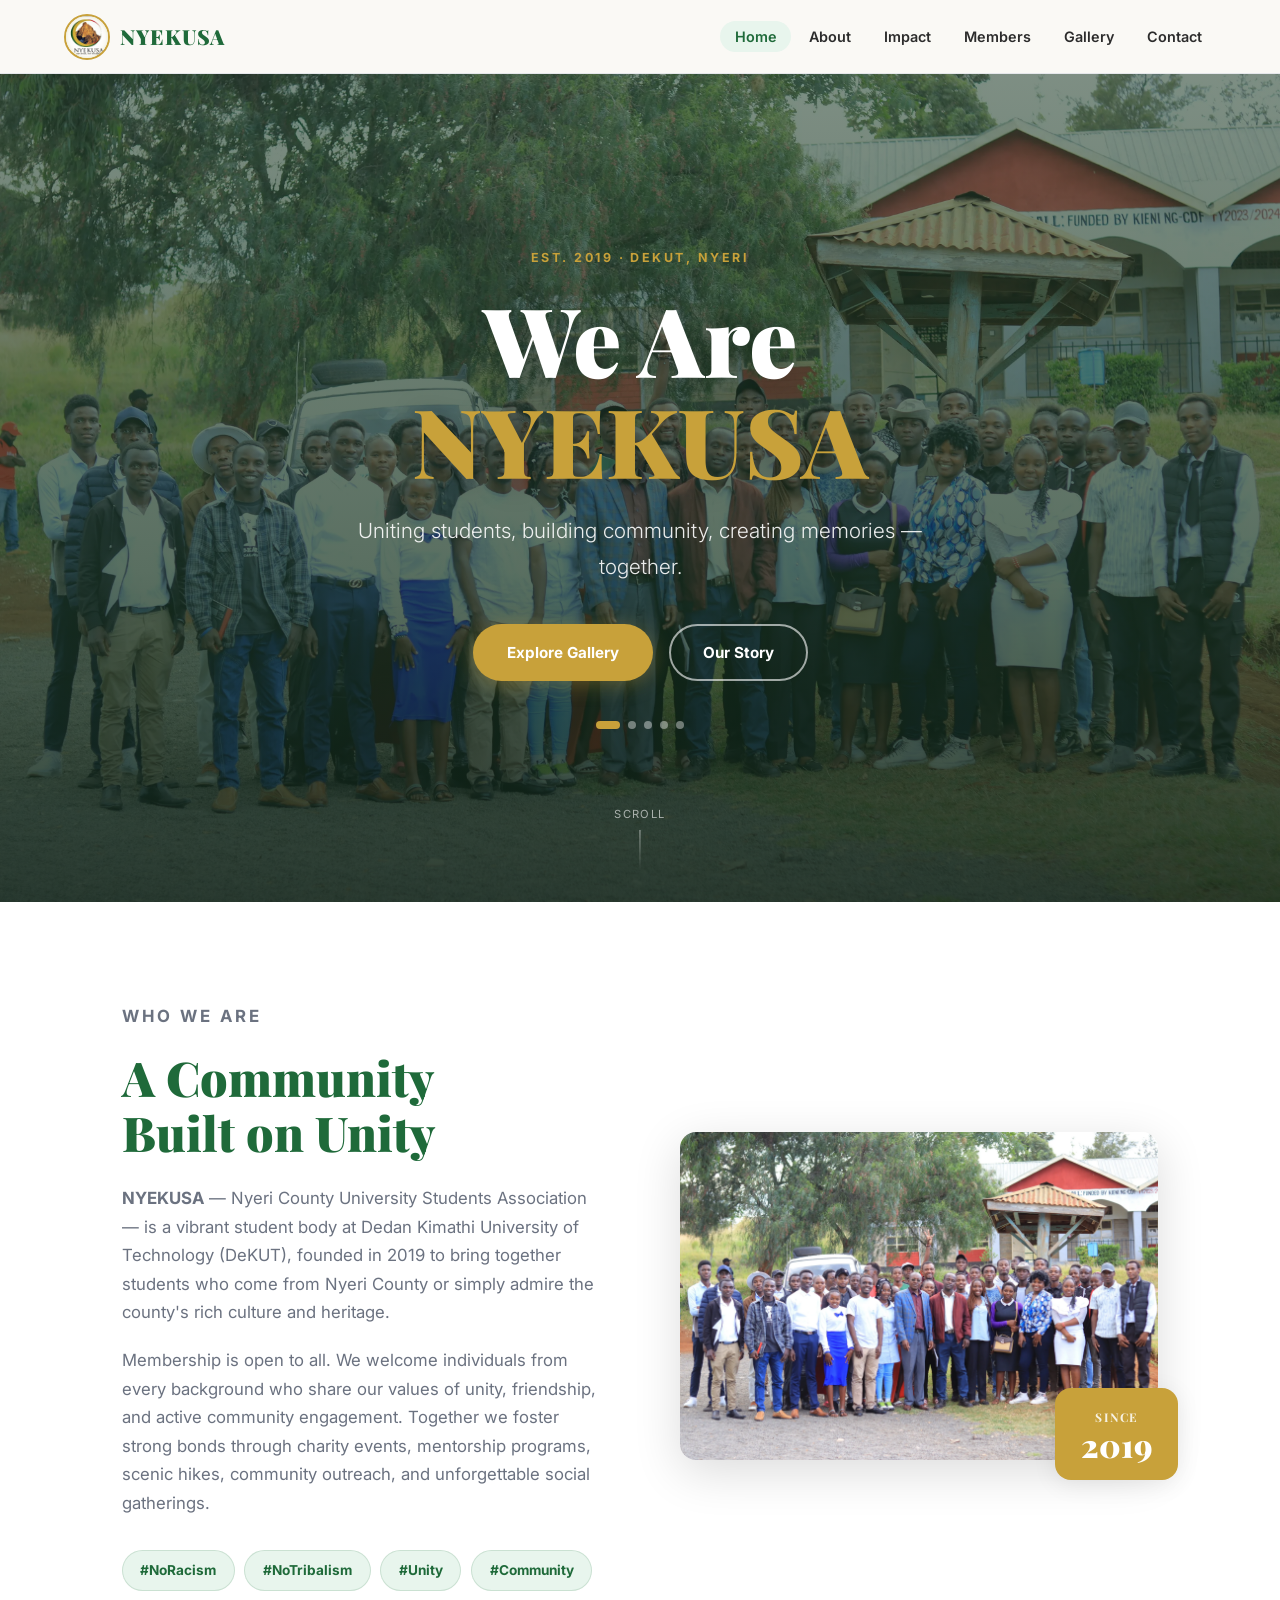
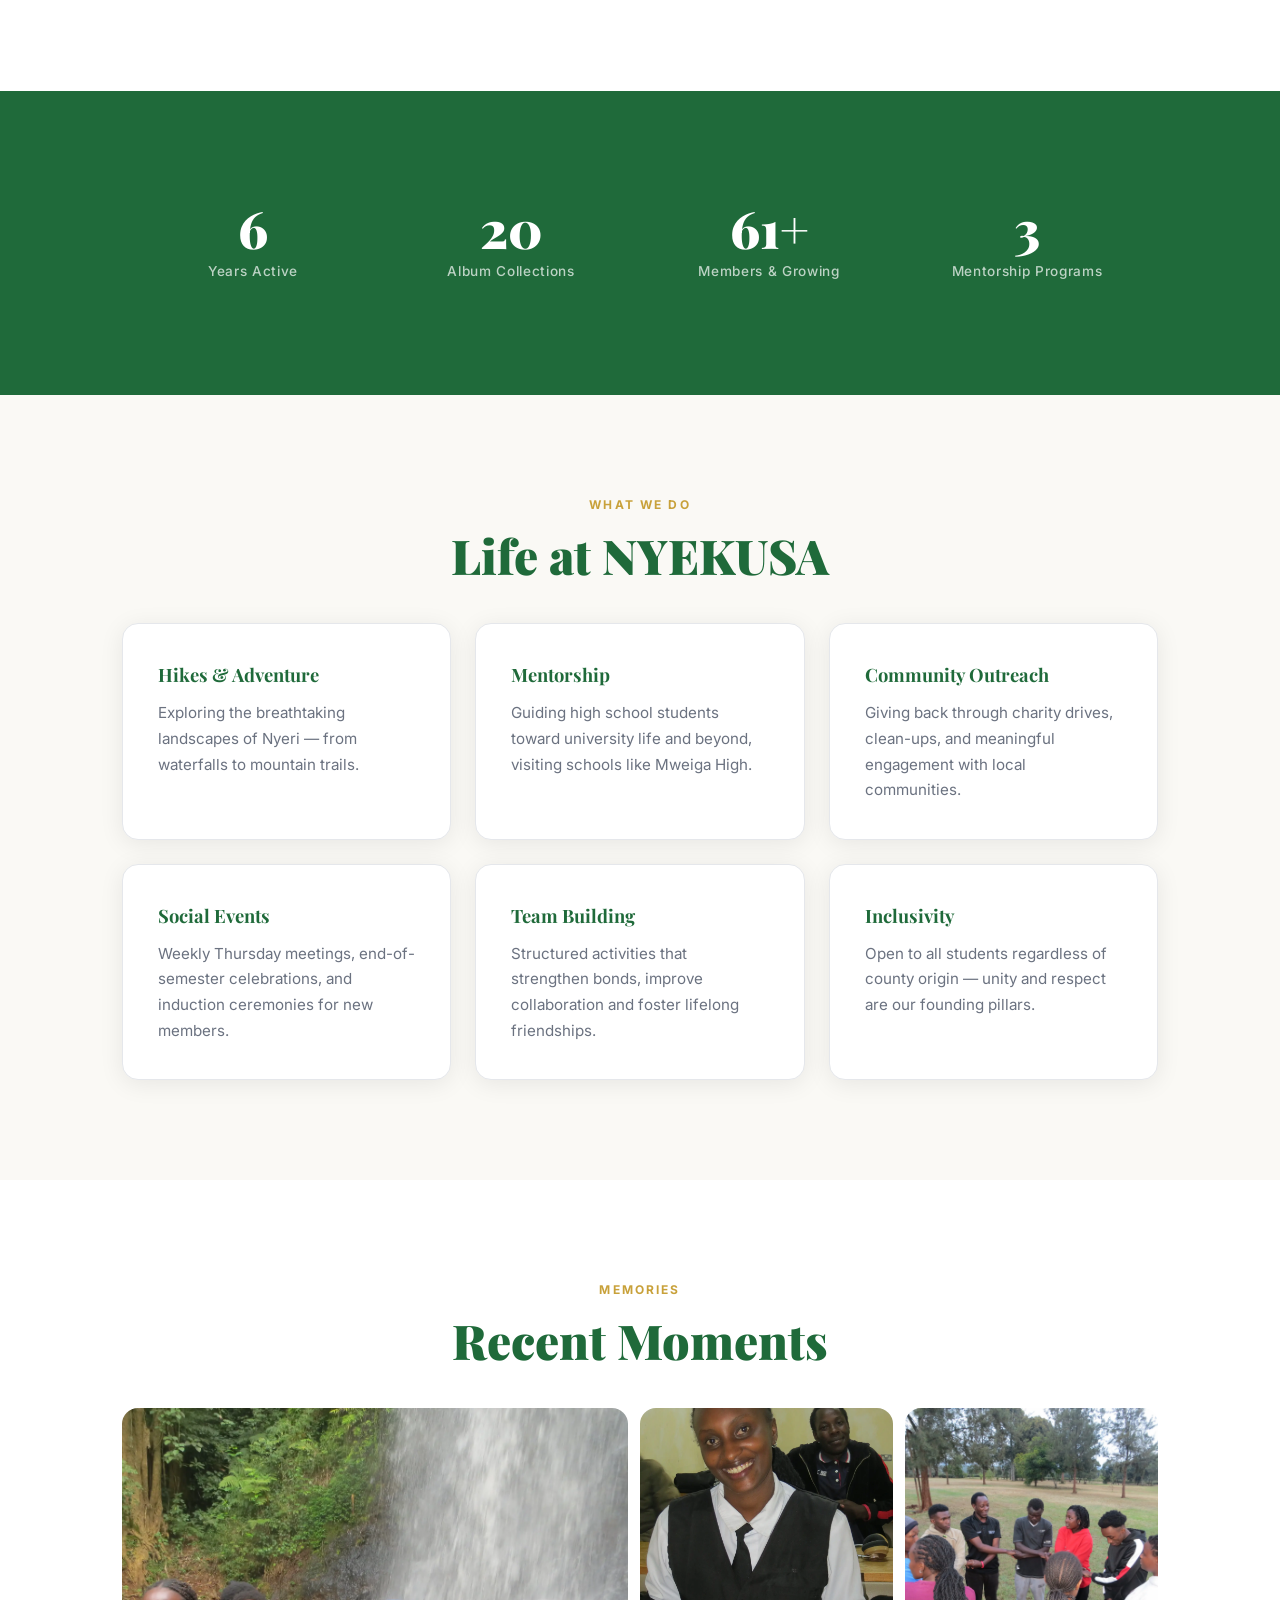
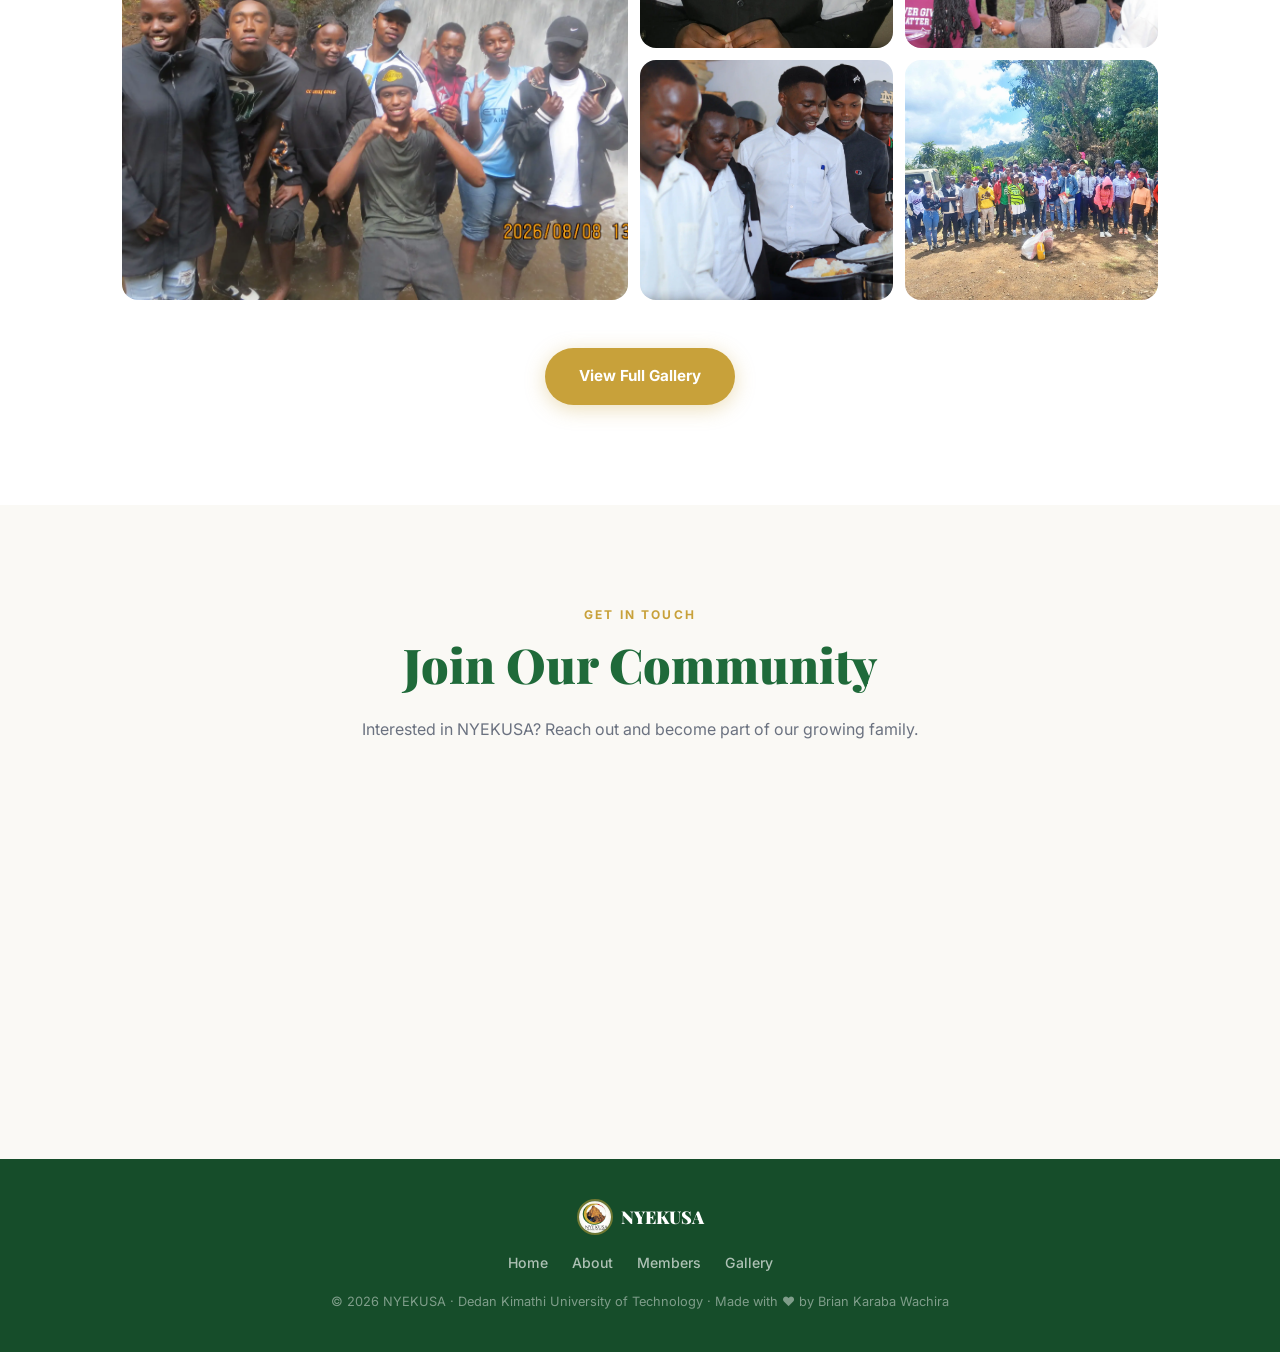
<file: index.html>
<!DOCTYPE html>
<html lang="en">
<head>
  <meta charset="UTF-8">
  <meta name="viewport" content="width=device-width, initial-scale=1.0">
  <title>NYEKUSA</title>
  <meta name="description" content="NYEKUSA is a student association at Dedan Kimathi University of Technology uniting students from Nyeri County and beyond.">
  <link rel="icon" type="image/jpeg" href="images/logo.jpg">
  <link rel="apple-touch-icon" href="images/logo.jpg">
  <link rel="preconnect" href="https://fonts.googleapis.com">
  <link rel="preconnect" href="https://fonts.gstatic.com" crossorigin>
  <link href="https://fonts.googleapis.com/css2?family=Playfair+Display:wght@700;900&family=Inter:wght@300;400;500;600;700&display=swap" rel="stylesheet">
  <link rel="stylesheet" href="css/style.css">
</head>
<body>

<!-- ======= NAVBAR ======= -->
<nav id="navbar">
  <div class="nav-inner">
    <a href="index.html" class="logo">
      <img src="images/logo.jpg" alt="NYEKUSA Logo">
      <span class="logo-text">NYEKUSA</span>
    </a>
    <ul class="nav-links" id="navLinks">
      <li><a href="index.html" class="active">Home</a></li>
      <li><a href="#about">About</a></li>
      <li><a href="#stats">Impact</a></li>
      <li><a href="members.html">Members</a></li>
      <li><a href="photos.html">Gallery</a></li>
      <li><a href="#contact">Contact</a></li>
    </ul>
    <button class="hamburger" id="hamburger" aria-label="Menu">
      <span></span><span></span><span></span>
    </button>
  </div>
</nav>

<!-- ======= HERO ======= -->
<section class="hero" id="home">
  <div class="hero-slides" id="heroSlides"></div>
  <div class="hero-overlay"></div>
  <div class="hero-content">
    <p class="hero-eyebrow">Est. 2019 · DeKUT, Nyeri</p>
    <h1 class="hero-title">We Are <span class="accent">NYEKUSA</span></h1>
    <p class="hero-sub">Uniting students, building community, creating memories — together.</p>
    <div class="hero-actions">
      <a href="photos.html" class="btn btn-primary">Explore Gallery</a>
      <a href="#about" class="btn btn-ghost">Our Story</a>
    </div>
    <div class="slide-dots" id="slideDots"></div>
  </div>
  <div class="scroll-hint">
    <span>Scroll</span>
    <div class="scroll-line"></div>
  </div>
</section>

<!-- ======= ABOUT ======= -->
<section class="about" id="about">
  <div class="container">
    <div class="about-grid">
      <div class="about-text" data-animate="fade-left">
        <p class="section-eyebrow">Who We Are</p>
        <h2 class="section-title">A Community <br>Built on Unity</h2>
        <p>
          <strong>NYEKUSA</strong> — Nyeri County University Students Association — is a vibrant student body at
          Dedan Kimathi University of Technology (DeKUT), founded in 2019 to bring together students
          who come from Nyeri County or simply admire the county's rich culture and heritage.
        </p>
        <p>
          Membership is open to all. We welcome individuals from every background who share our values of
          unity, friendship, and active community engagement. Together we foster strong bonds through
          charity events, mentorship programs, scenic hikes, community outreach, and unforgettable social gatherings.
        </p>
        <div class="hashtag-row">
          <span class="tag">#NoRacism</span>
          <span class="tag">#NoTribalism</span>
          <span class="tag">#Unity</span>
          <span class="tag">#Community</span>
        </div>
      </div>
      <div class="about-visual" data-animate="fade-right">
        <div class="visual-stack">
          <img src="images/banner/banner1.webp" alt="NYEKUSA community" class="vs-main">
          <div class="vs-badge">
            <strong>Since</strong>
            <span>2019</span>
          </div>
        </div>
      </div>
    </div>
  </div>
</section>

<!-- ======= STATS ======= -->
<section class="stats" id="stats">
  <div class="container">
    <div class="stats-grid">
      <div class="stat-card" data-animate="pop">
        <div class="stat-number" data-count="6">0</div>
        <div class="stat-label">Years Active</div>
      </div>
      <div class="stat-card" data-animate="pop">
        <div class="stat-number" data-count="20+">0</div>
        <div class="stat-label">Album Collections</div>
      </div>
      <div class="stat-card" data-animate="pop">
        <div class="stat-number" data-count="100">0</div>
        <div class="stat-label">Members &amp; Growing</div>
      </div>
      <div class="stat-card" data-animate="pop">
        <div class="stat-number" data-count="3">0</div>
        <div class="stat-label">Mentorship Programs</div>
      </div>
    </div>
  </div>
</section>

<!-- ======= WHAT WE DO ======= -->
<section class="activities" id="activities">
  <div class="container">
    <p class="section-eyebrow center">What We Do</p>
    <h2 class="section-title center">Life at NYEKUSA</h2>
    <div class="activity-grid">
      <div class="activity-card" data-animate="pop">
        <h3>Hikes &amp; Adventure</h3>
        <p>Exploring the breathtaking landscapes of Nyeri — from waterfalls to mountain trails.</p>
      </div>
      <div class="activity-card" data-animate="pop">
        <h3>Mentorship</h3>
        <p>Guiding high school students toward university life and beyond, visiting schools like Mweiga High.</p>
      </div>
      <div class="activity-card" data-animate="pop">
        <h3>Community Outreach</h3>
        <p>Giving back through charity drives, clean-ups, and meaningful engagement with local communities.</p>
      </div>
      <div class="activity-card" data-animate="pop">
        <h3>Social Events</h3>
        <p>Weekly Thursday meetings, end-of-semester celebrations, and induction ceremonies for new members.</p>
      </div>
      <div class="activity-card" data-animate="pop">
        <h3>Team Building</h3>
        <p>Structured activities that strengthen bonds, improve collaboration and foster lifelong friendships.</p>
      </div>
      <div class="activity-card" data-animate="pop">
        <h3>Inclusivity</h3>
        <p>Open to all students regardless of county origin — unity and respect are our founding pillars.</p>
      </div>
    </div>
  </div>
</section>

<!-- ======= GALLERY PREVIEW ======= -->
<section class="gallery-preview" id="gallery-preview">
  <div class="container">
    <p class="section-eyebrow center">Memories</p>
    <h2 class="section-title center">Recent Moments</h2>
    <div class="preview-grid">
      <a href="https://photos.app.goo.gl/sUTNPX1PPf9PRUpN6" target="_blank" class="preview-item large">
        <img src="images/albums/080820261.webp" alt="Wamagana Hike">
        <div class="preview-overlay"><span>08/082026 Wamagana Hike</span></div>
      </a>
      <a href="https://photos.app.goo.gl/FXEwoHTjyseBU8r1A" target="_blank" class="preview-item">
        <img src="images/albums/02072026.webp" alt="June 4 Meeting">
        <div class="preview-overlay"><span>2 july 2026</span></div>
      </a>
      <a href="https://photos.app.goo.gl/9SJ44i89UzoVXFPL9" target="_blank" class="preview-item">
        <img src="images/albums/25062026.webp" alt="june 2026">
        <div class="preview-overlay"><span>25 June 2026</span></div>
      </a>
      <a href="https://photos.app.goo.gl/TPRxo6TT5R13dYjW9" target="_blank" class="preview-item">
        <img src="images/albums/16032025.webp" alt="Mentorship">
        <div class="preview-overlay"><span>Mentorship @ Mweiga</span></div>
      </a>
      <a href="https://photos.app.goo.gl/r5N6bxN8SDvxEx297" target="_blank" class="preview-item">
        <img src="images/albums/02112024.webp" alt="Hike">
        <div class="preview-overlay"><span>Zaina Falls Hike</span></div>
      </a>
    </div>
    <div class="center" style="margin-top:3rem">
      <a href="photos.html" class="btn btn-primary">View Full Gallery</a>
    </div>
  </div>
</section>

<!-- ======= CONTACT ======= -->
<section class="contact" id="contact">
  <div class="container">
    <p class="section-eyebrow center">Get In Touch</p>
    <h2 class="section-title center">Join Our Community</h2>
    <p class="contact-sub center">Interested in NYEKUSA? Reach out and become part of our growing family.</p>
    <div class="contact-cards">
      <div class="contact-card" data-animate="pop">
        <h4>Location</h4>
        <p>Dedan Kimathi University of Technology Main Campus, Nyeri, Kenya.NYERI-Home of Champions</p>
      </div>
      <div class="contact-card" data-animate="pop">
        <h4>Who Can Join?</h4>
        <p>Any DeKUT student — from Nyeri County or anywhere else. All are welcome.</p>
        <a href="https://chat.whatsapp.com/Bmpbg8lK9HJG0gMKKT7WOq" target="_blank" rel="noopener" class="btn-whatsapp">
  <svg xmlns="http://www.w3.org/2000/svg" viewBox="0 0 24 24" fill="currentColor" aria-hidden="true">
    <path d="M17.472 14.382c-.297-.149-1.758-.867-2.03-.967-.273-.099-.471-.148-.67.15-.197.297-.767.966-.94 1.164-.173.199-.347.223-.644.075-.297-.15-1.255-.463-2.39-1.475-.883-.788-1.48-1.761-1.653-2.059-.173-.297-.018-.458.13-.606.134-.133.298-.347.446-.52.149-.174.198-.298.298-.497.099-.198.05-.371-.025-.52-.075-.149-.669-1.612-.916-2.207-.242-.579-.487-.5-.669-.51-.173-.008-.371-.01-.57-.01-.198 0-.52.074-.792.372-.272.297-1.04 1.016-1.04 2.479 0 1.462 1.065 2.875 1.213 3.074.149.198 2.096 3.2 5.077 4.487.709.306 1.262.489 1.694.625.712.227 1.36.195 1.871.118.571-.085 1.758-.719 2.006-1.413.248-.694.248-1.289.173-1.413-.074-.124-.272-.198-.57-.347z"/>
    <path d="M12 0C5.373 0 0 5.373 0 12c0 2.127.558 4.126 1.533 5.862L.057 23.55a.75.75 0 00.916.916l5.688-1.476A11.953 11.953 0 0012 24c6.627 0 12-5.373 12-12S18.627 0 12 0zm0 21.75a9.718 9.718 0 01-4.953-1.355l-.355-.211-3.676.954.974-3.564-.232-.368A9.718 9.718 0 012.25 12C2.25 6.615 6.615 2.25 12 2.25S21.75 6.615 21.75 12 17.385 21.75 12 21.75z"/>
  </svg>
  Join Our WhatsApp Group
</a>
      </div>
      <div class="contact-card" data-animate="pop">
        <h4>Meetings</h4>
        <p>Every Thursday at SOB room 5 from 5:00 pm t0 7:00 pm during the semester. Check our gallery for what you're missing!.Good Vibes Only!</p>
      </div>
    </div>
  </div>
</section>

<!-- ======= FOOTER ======= -->
<footer>
  <div class="footer-inner">
    <div class="footer-brand">
      <img src="images/logo.jpg" alt="NYEKUSA Logo">
      <span>NYEKUSA</span>
    </div>
    <nav class="footer-links">
      <a href="index.html">Home</a>
      <a href="#about">About</a>
      <a href="members.html">Members</a>
      <a href="photos.html">Gallery</a>
    </nav>
    <p class="footer-copy">&copy; <span id="year"></span> NYEKUSA · Dedan Kimathi University of Technology · Made with ❤️ by Brian Karaba Wachira</p>
  </div>
</footer>

<script src="js/script.js"></script>
</body>
</html>
</file>
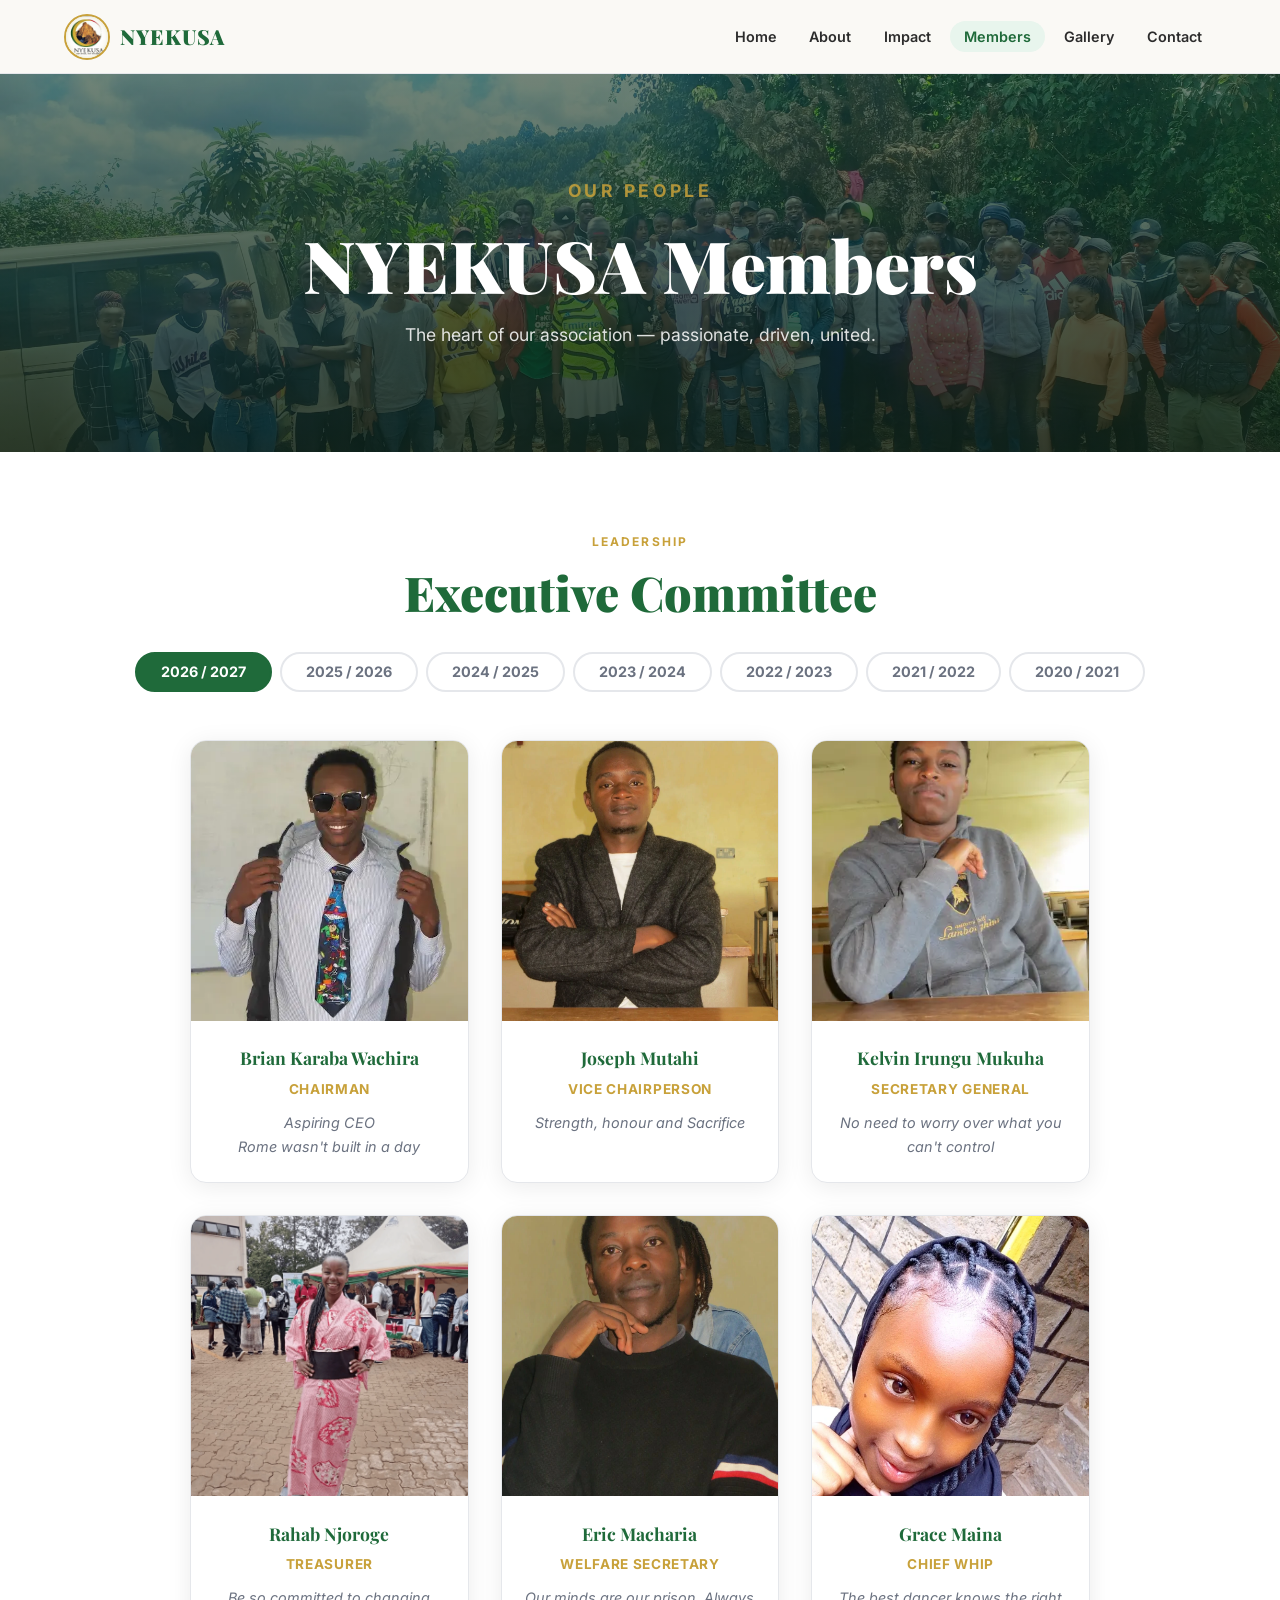
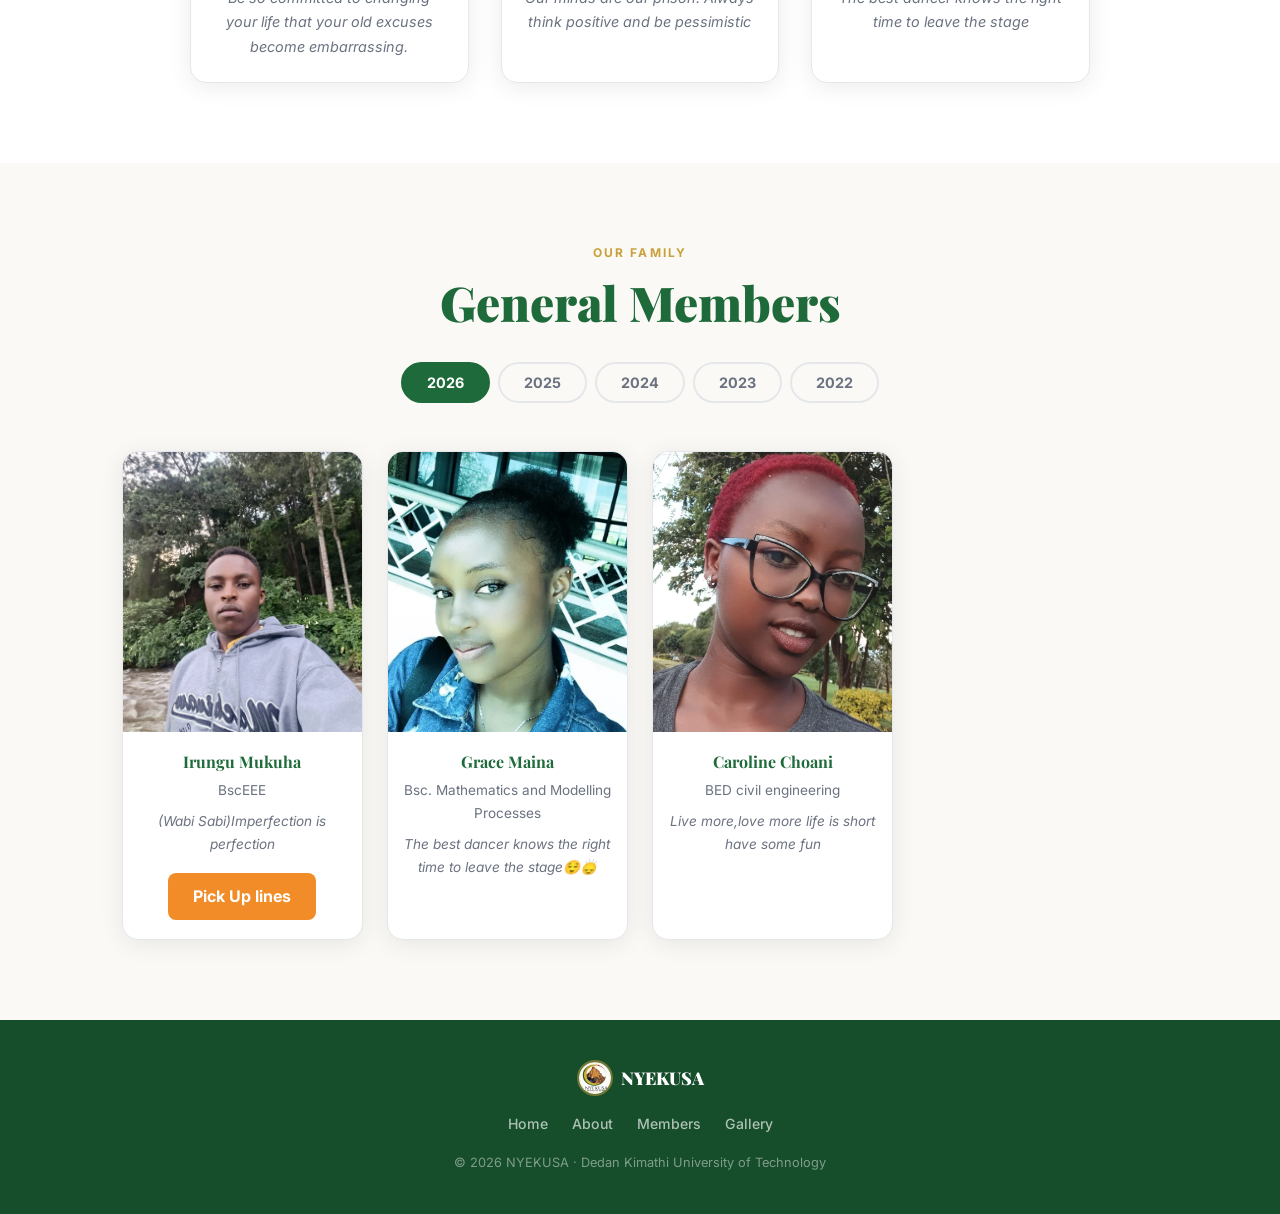
<file: members.html>
<!DOCTYPE html>
<html lang="en">
<head>
  <meta charset="UTF-8">
  <meta name="viewport" content="width=device-width, initial-scale=1.0">
  <title>NYEKUSA – Members</title>
  <link rel="icon" type="image/jpeg" href="images/logo.jpg">
  <link rel="apple-touch-icon" href="images/logo.jpg">
  <link rel="preconnect" href="https://fonts.googleapis.com">
  <link rel="preconnect" href="https://fonts.gstatic.com" crossorigin>
  <link href="https://fonts.googleapis.com/css2?family=Playfair+Display:wght@700;900&family=Inter:wght@300;400;500;600;700&display=swap" rel="stylesheet">
  <link rel="stylesheet" href="css/style.css">
</head>
<body>

<nav id="navbar">
  <div class="nav-inner">
    <a href="index.html" class="logo">
      <img src="images/logo.jpg" alt="NYEKUSA Logo">
      <span class="logo-text">NYEKUSA</span>
    </a>
    <ul class="nav-links" id="navLinks">
      <li><a href="index.html">Home</a></li>
      <li><a href="index.html#about">About</a></li>
      <li><a href="index.html#stats">Impact</a></li>
      <li><a href="members.html" class="active">Members</a></li>
      <li><a href="photos.html">Gallery</a></li>
      <li><a href="index.html#contact">Contact</a></li>
    </ul>
    <button class="hamburger" id="hamburger" aria-label="Menu">
      <span></span><span></span><span></span>
    </button>
  </div>
</nav>

<!-- PAGE HERO -->
<div class="page-hero">
  <div class="page-hero-overlay"></div>
  <div class="page-hero-content">
    <p class="hero-eyebrow">Our People</p>
    <h1>NYEKUSA Members</h1>
    <p>The heart of our association — passionate, driven, united.</p>
  </div>
</div>

<!-- EXECUTIVE COMMITTEE -->
<section class="members-section" id="executives">
  <div class="container">
    <p class="section-eyebrow center">Leadership</p>
    <h2 class="section-title center">Executive Committee</h2>

    <div class="tab-bar">
      <button class="tab-btn active" onclick="showExec('exec2026_2027', this)">2026 / 2027</button>
      <button class="tab-btn" onclick="showExec('exec2025_2026', this)">2025 / 2026</button>
      <button class="tab-btn" onclick="showExec('exec2024_2025', this)">2024 / 2025</button>
      <button class="tab-btn" onclick="showExec('exec2023_2024', this)">2023 / 2024</button>
      <button class="tab-btn" onclick="showExec('exec2022_2023', this)">2022 / 2023</button>
      <button class="tab-btn" onclick="showExec('exec2021_2022', this)">2021 / 2022</button>
       <button class="tab-btn" onclick="showExec('exec2020_2021', this)">2020 / 2021</button>
    </div>

<div class="executive-group active-group" id="exec2026_2027">
      <div class="executive-card">
        <div class="exec-img-wrap">
          <img src="images/executives/karaba27.webp" alt="Karaba">
        </div>
        <div class="exec-info">
          <h3>Brian Karaba Wachira</h3>
          <p class="position">Chairman</p>
          <p class="quote">Aspiring CEO <br> Rome wasn't built in a day </p>
        </div>
      </div><div class="executive-card">
        <div class="exec-img-wrap">
          <img src="images/executives/mutahi27.webp" alt="mutahi">
        </div>
        <div class="exec-info">
          <h3>Joseph Mutahi</h3>
          <p class="position"> Vice Chairperson</p>
          <p class="quote">Strength, honour and Sacrifice</p>
        </div>
      </div>
    <div class="executive-card">
        <div class="exec-img-wrap">
          <img src="images/executives/mukuha.webp" alt="irungu">
        </div>
        <div class="exec-info">
          <h3>Kelvin Irungu Mukuha</h3>
          <p class="position">Secretary general</p>
          <p class="quote">No need to worry over what you can't control</p>
        </div>
      </div>
    <div class="executive-card">
        <div class="exec-img-wrap">
          <img src="images/executives/rahab.webp" alt="rahab">
        </div>
        <div class="exec-info">
          <h3>Rahab Njoroge</h3>
          <p class="position">Treasurer</p>
          <p class="quote"> Be so committed to changing your life that your old excuses become embarrassing.</p>
        </div>
      </div>
   <div class="executive-card">
        <div class="exec-img-wrap">
          <img src="images/executives/mash27.webp" alt="mash">
        </div>
        <div class="exec-info">
          <h3>Eric Macharia</h3>
          <p class="position">Welfare Secretary</p>
          <p class="quote">Our minds are our prison. Always think positive and be pessimistic</p>
        </div>
      </div>
  <div class="executive-card">
        <div class="exec-img-wrap">
          <img src="images/executives/bliss.webp" alt="bliss">
        </div>
        <div class="exec-info">
          <h3>Grace Maina</h3>
          <p class="position">Chief Whip</p>
          <p class="quote">The best dancer knows the right time to leave the stage</p>
        </div>
      </div>
    </div>
    <div class="executive-group" id="exec2025_2026">
      <div class="executive-card">
        <div class="exec-img-wrap">
          <img src="images/executives/samuelgakuru25.webp" alt="Chairperson" onerror="this.src='images/logo.jpg'">
        </div>
        <div class="exec-info">
          <h3>Samuel Gakuru</h3>
          <p class="position">Chairperson</p>
          <p class="quote">"No individual can win a game by himself."</p>
        </div>
      </div>
      <div class="executive-card">
        <div class="exec-img-wrap">
          <img src="images/executives/briankaraba.webp" alt="Brian Karaba">
        </div>
        <div class="exec-info">
          <h3>Brian Karaba Wachira</h3>
          <p class="position">Vice-Chairperson</p>
          <p class="quote">"Make sure your kids live a better life."<br>
            Fav songs: Stargazing by Miles,Eastside by Benny Blanco</p>
        </div>
      </div>
      <div class="executive-card">
        <div class="exec-img-wrap">
          <img src="images/executives/gerald25.webp" alt="welfare sec" onerror="this.src='images/logo.jpg'">
        </div>
        <div class="exec-info">
          <h3>karori wachiuri</h3>
          <p class="position">Secretary General</p>
          <p class="quote">delayed gratification enables you to secure success successfully</p>
        </div>
      </div>
      <div class="executive-card">
        <div class="exec-img-wrap">
          <img src="images/executives/faithwairimu25.webp" alt="welfare sec" onerror="this.src='images/logo.jpg'">
        </div>
        <div class="exec-info">
          <h3>Faith Wairimu King'ori</h3>
          <p class="position">Welfare Secretary</p>
          <p class="quote">If it makes u happy,then it's not a waste of time</p>
        </div>
      </div>
       <div class="executive-card">
        <div class="exec-img-wrap">
          <img src="images/executives/ericmacharia25.webp" alt="Communication" onerror="this.src='images/logo.jpg'">
        </div>
        <div class="exec-info">
          <h3>Eric Macharia</h3>
          <p class="position">Communication secretary</p>
          <p class="quote">"Do what you love, love what you do"</p>
        </div>
      </div>
       <div class="executive-card">
        <div class="exec-img-wrap">
          <img src="images/executives/lucyndoria25.webp" alt="Assistant Organising secretary" onerror="this.src='images/logo.jpg'">
        </div>
        <div class="exec-info">
          <h3>Lucy Ndoria </h3>
          <p class="position">Assistant Organising Secretary</p>
          <p class="quote">"Be the person your dog thinks you're."</p>
        </div>
      </div>
    </div>

    <div class="executive-group" id="exec2024_2025">
       <div class="executive-card">
        <div class="exec-img-wrap">
          <img src="images/executives/allanmacharia24.webp" alt="Allan Macharia">
        </div>
        <div class="exec-info">
          <h3>Allan Macharia</h3>
          <p class="position">Chairman</p>
          <p class="quote">"Strength lies in our differences, not our sameness. A group is only as strong as its members, and each member is only as strong as the group. As long as we move forward together, success takes care of itself."</p>
        </div>
      </div>
       <div class="executive-card">
        <div class="exec-img-wrap">
          <img src="images/executives/vapour.webp" alt="vapour">
        </div>
        <div class="exec-info">
          <h3>Symon Mungai</h3>
          <p class="position"> Vice Chairman</p>
          <p class="quote">When we hit our lowest point we are open to the greatest change</p>
        </div>
      </div>
      <div class="executive-card">
        <div class="exec-img-wrap">
          <img src="images/executives/briankaraba24.webp" alt="Brian Karaba">
        </div>
        <div class="exec-info">
          <h3>Brian Karaba Wachira</h3>
          <p class="position">Secretary General</p>
          <p class="quote">Love is a biulifu thing.</p>
        </div>
      </div>
      <div class="executive-card">
        <div class="exec-img-wrap">
          <img src="images/members/jb.webp" alt="jb">
        </div>
        <div class="exec-info">
          <h3>Mundia Mungai</h3>
          <p class="position">Organizing sec</p>
          <p class="quote">Become who you are</p>
        </div>
      </div>
    </div>

    <div class="executive-group" id="exec2023_2024">
      <div class="executive-card">
        <div class="exec-img-wrap">
          <img src="images/executives/dg23.webp" alt="DG">
        </div>
        <div class="exec-info">
          <h3>Dennis Mwangi</h3>
          <p class="position">Chairman</p>
          <p class="quote">"We don’t follow standards we set them. We lead from the front, and united, we’ll achieve the best for ourselves. Long live Nyerians!"</p>
        </div>
      </div>
      <div class="executive-card">
        <div class="exec-img-wrap">
          <img src="images/executives/stella23.webp" alt="Stella">
        </div>
        <div class="exec-info">
          <h3>Stella</h3>
          <p class="position">Vice Chairperson</p>
          <p class="quote">True measure of success is not just reaching the top; it's bringing others along with you</p>
        </div>
      </div>
    </div>
    
    <div class="executive-group" id="exec2022_2023">
      <div class="executive-card">
        <div class="exec-img-wrap">
          <img src="images/executives/victormaina.webp" alt="Mzungu">
        </div>
        <div class="exec-info">
          <h3>Victor Maina</h3>
          <p class="position">Chairman</p>
          <p class="quote">"Nyekusa home away from home."</p>
        </div>
      </div>
    </div>
     <div class="executive-group" id="exec2021_2022">
      <div class="executive-card">
        <div class="exec-img-wrap">
          <img src="images/executives/victormaina.webp" alt="Mzungu">
        </div>
        <div class="exec-info">
          <h3>Victor Maina</h3>
          <p class="position">Treasurer</p>
          <p class="quote">"Nyekusa home away from home."</p>
        </div>
      </div>
    </div>
     <div class="executive-group" id="exec2020_2021">
      <div class="executive-card">
        <div class="exec-img-wrap">
          <img src="images/executives/wilfredmwangi21.webp" alt="Wilfred Mwangi">
        </div>
        <div class="exec-info">
          <h3>Wilfred Mwangi Maina</h3>
          <p class="position">Chairman</p>
          <p class="quote">"In a few"</p>
        </div>
      </div>
    </div> 
     </div>
  </div>
</section>

<!-- GENERAL MEMBERS -->
<section class="members-section alt-bg" id="general-members">
  <div class="container">
    <p class="section-eyebrow center">Our Family</p>
    <h2 class="section-title center">General Members</h2>

    <div class="tab-bar">
      <button class="tab-btn active" onclick="showYear('m2026', this)">2026</button>
      <button class="tab-btn" onclick="showYear('m2025', this)">2025</button>
      <button class="tab-btn" onclick="showYear('m2024', this)">2024</button>
      <button class="tab-btn" onclick="showYear('m2023', this)">2023</button>
      <button class="tab-btn" onclick="showYear('m2022', this)">2022</button>
    </div>

    <div class="member-group active-group" id="m2026">
     
      <div class="member-card">
        <div class="member-img-wrap">
          <img src="images/members/irungu26.webp" alt="Irungu Mukuha" onerror="this.src='images/logo.jpg'">
        </div>
        <h3>Irungu Mukuha</h3>
        <p class="course">BscEEE </p>
        <p class="quote">(Wabi Sabi)Imperfection is perfection</p>
        <a href="https://gentle-puppy-a59d06.netlify.app/"
   target="_blank"
   style="display: inline-block;
          margin-top: 17px;
          padding: 10px 25px;
          background-color: #f28c28;
          color: white;
          text-decoration: none;
          font-weight: bold;
          border-radius: 8px;
          transition: background-color 0.3s ease;">
  Pick Up lines
</a>
      </div>
      <div class="member-card">
        <div class="member-img-wrap">
         <img src="images/members/bliss.webp" alt="Chris" class="chris-img" onerror="this.src='images/logo.jpg'">
        </div>
        <h3>Grace Maina</h3>
        <p class="course"> Bsc. Mathematics and Modelling Processes </p>
        <p class="quote"> The best dancer knows the right time to leave the stage😌🙂‍↕️</p>
      </div><div class="member-card">
        <div class="member-img-wrap">
         <img src="images/members/choani.webp" alt="Choani" class="chris-img" onerror="this.src='images/logo.jpg'">
        </div>
        <h3>Caroline Choani</h3>
        <p class="course"> BED civil engineering </p>
        <p class="quote"> Live more,love more life is short have some fun</p>
      </div>
    </div>

    <div class="member-group" id="m2025">
       <div class="member-card">
        <div class="member-img-wrap">
         <img src="images/members/francis25.webp"
     alt="Francis"
     onerror="this.src='images/members/francis25.webp'" style="width:100%;height:100%;object-fit:cover;object-position:center 30%;">
        </div>
        <h3>Francis</h3>
        <p class="course">BSC EEE</p>
        <p class="quote">" four pockets full "😂</p>
      </div>
      <div class="member-card">
        <div class="member-img-wrap">
         <img src="images/members/mutahi.webp" alt="Mutahi">
        </div>
        <h3>Joseph Mutahi</h3>
        <p class="course">BSC Mechanical Engineering</p>
        <p class="quote">Every man thinks of changing the world but no one thinks of changing himself yet this is the only revolution that has ever mattered, -the quiet ,unglamorous war waged in a man's own chest where no one can see him win or lose</p>
      </div>
      <div class="member-card">
        <div class="member-img-wrap">
         <img src="images/members/chris.webp" alt="Chris" class="chris-img" onerror="this.src='images/logo.jpg'">
        </div>
        <h3>Chris Mwaura</h3>
        <p class="course">Procurement and logistics</p>
        <p class="quote">"The man who asks a question is a fool for a minute, the man who does not ask is a fool for a life." — Confucius</p>
      </div>
      <div class="member-card">
        <div class="member-img-wrap">
         <img src="images/members/ednuh.webp" alt="Ednuh">
        </div>
        <h3>Kiragu Edna Wairimu</h3>
        <p class="course">Bsc Acturial science</p>
        <p class="quote">Growth takes time, so be gentle with yourself on the tough days and celebrate every quiet win along the way.</p>
      </div>
    </div>

    <div class="member-group" id="m2024">
      <div class="member-card">
        <div class="member-img-wrap">
          <img src="images/members/briankaraba.webp" alt="Brian Karaba">
        </div>
        <h3>Brian Karaba Wachira</h3>
        <p class="course">BSc Computer Science</p>
        <p class="quote">Water is life</p>
        <a href="https://findawesomegames.vercel.app/"
   target="_blank"
   style="display: inline-block;
          margin-top: 18px;
          padding: 10px 25px;
          background-color: #f28c28;
          color: white;
          text-decoration: none;
          font-weight: bold;
          border-radius: 8px;
          transition: background-color 0.3s ease;">
  Games App
</a>
      </div>
       <div class="member-card">
        <div class="member-img-wrap">
          <img src="images/members/angela.webp" alt="Angela" style="object-position: center 20%;">
        </div>
        <h3>Angela Njuguna</h3>
        <p class="course">BSc Civil Engineering</p>
        <p class="quote"> Focus on the step in front of you not the whole staircase.</p>
      </div>
        <div class="member-card">
  <div class="member-img-wrap">
    <img src="images/members/rahab.webp" alt="Rahab">
  </div>
  <h3>Rahab Njoroge</h3>
  <p class="course">BSc Computer Science</p>
  <p class="quote">Focus on yourself. People come and go</p>
</div>
      <div class="member-card">
  <div class="member-img-wrap">
    <img src="images/executives/lucyndoria25.webp" alt="Lucy">
  </div>
  <h3>Lucy Ndoria</h3>
  <p class="course">Maths and Modelling</p>
  <p class="quote">Be the person your dog thinks you're.</p>
</div>
      </div>
     <div class="member-group" id="m2023">
      <div class="member-card">
        <div class="member-img-wrap">
        <img src="images/members/janewairimu.webp" alt="Jane">
        </div>
        <h3>Jane Wairimu</h3>
        <p class="course">Finance</p>
        <p class="quote">Trust none</p>
      </div>
       <div class="member-card">
        <div class="member-img-wrap">
        <img src="images/members/ngatia.webp" alt="Kariuki" style="object-position: center 20%;"></div>
        <h3>Ngatia Kariuki Alexander</h3>
        <p class="course">Human nutrition and dietetics </p>
        <p class="quote">Much is Lost In Indecision than in Wrong decision* <br>
         We Have Two lives ,and the second one begins when we realize we have only one</p>
      </div>
        <div class="member-card">
        <div class="member-img-wrap">
        <img src="images/executives/faithwairimu25.webp" alt="Faith">
        </div>
        <h3>Faith Wairimu King'ori</h3>
        <p class="course">ITOHM</p>
        <p class="quote">If it makes u happy,then it's not a waste of time</p>
      </div>
       <div class="member-card">
        <div class="member-img-wrap">
        <img src="images/executives/vapour.webp" alt="Faith">
        </div>
        <h3>Symon Mungai</h3>
        <p class="course">Food science and technology</p>
        <p class="quote">When we hit our lowest point we are open to the greatest change</p>
      </div>
       <div class="member-card">
        <div class="member-img-wrap">
        <img src="images/members/sam.webp" alt="Reporter">
        </div>
        <h3>Samuel Gakuru</h3>
        <p class="course">BSC EEE</p>
        <p class="quote">No individual can win a game by himself.</p>
      </div>
       <div class="member-card">
        <div class="member-img-wrap">
        <img src="images/executives/ericmacharia25.webp" alt="Reporter">
        </div>
        <h3>Eric Macharia</h3>
        <p class="course">BSC EEE</p>
        <p class="quote">Do what you love, love what you do.</p>
      </div>
       <div class="member-card">
        <div class="member-img-wrap">
        <img src="images/members/jb.webp" alt="JB">
        </div>
        <h3>Mundia Mungai</h3>
        <p class="course">BSc Civil Engineering</p>
        <p class="quote">A man's character is his Destiny</p>
      </div>
    </div>

     <div class="member-group" id="m2022">
       <div class="member-card">
        <div class="member-img-wrap">
        <img src="images/members/kahinga.webp" alt="Gerald">
        </div>
        <h3>Titus Kahinga</h3>
        <p class="course">Bsc civil engineering</p>
        <p class="quote">Dream and dream audaciously, the universe has it all</p>
       </div>
      <div class="member-card">
        <div class="member-img-wrap">
        <img src="images/members/gerald.webp" alt="Gerald" style="object-position: center 20%;">
        </div>
        <h3>Karori Wachiuri</h3>
        <p class="course">Bachelor of education in electrical and electronics engineering</p>
        <p class="quote">delayed gratification enables you to secure success successfully</p>
      </div>
    </div>
  </div>
</section>

<footer>
  <div class="footer-inner">
    <div class="footer-brand">
      <img src="images/logo.jpg" alt="NYEKUSA Logo">
      <span>NYEKUSA</span>
    </div>
    <nav class="footer-links">
      <a href="index.html">Home</a>
      <a href="index.html#about">About</a>
      <a href="members.html">Members</a>
      <a href="photos.html">Gallery</a>
    </nav>
    <p class="footer-copy">&copy; <span id="year"></span> NYEKUSA · Dedan Kimathi University of Technology</p>
  </div>
</footer>

<script src="js/script.js"></script>
</body>
</html>
</file>
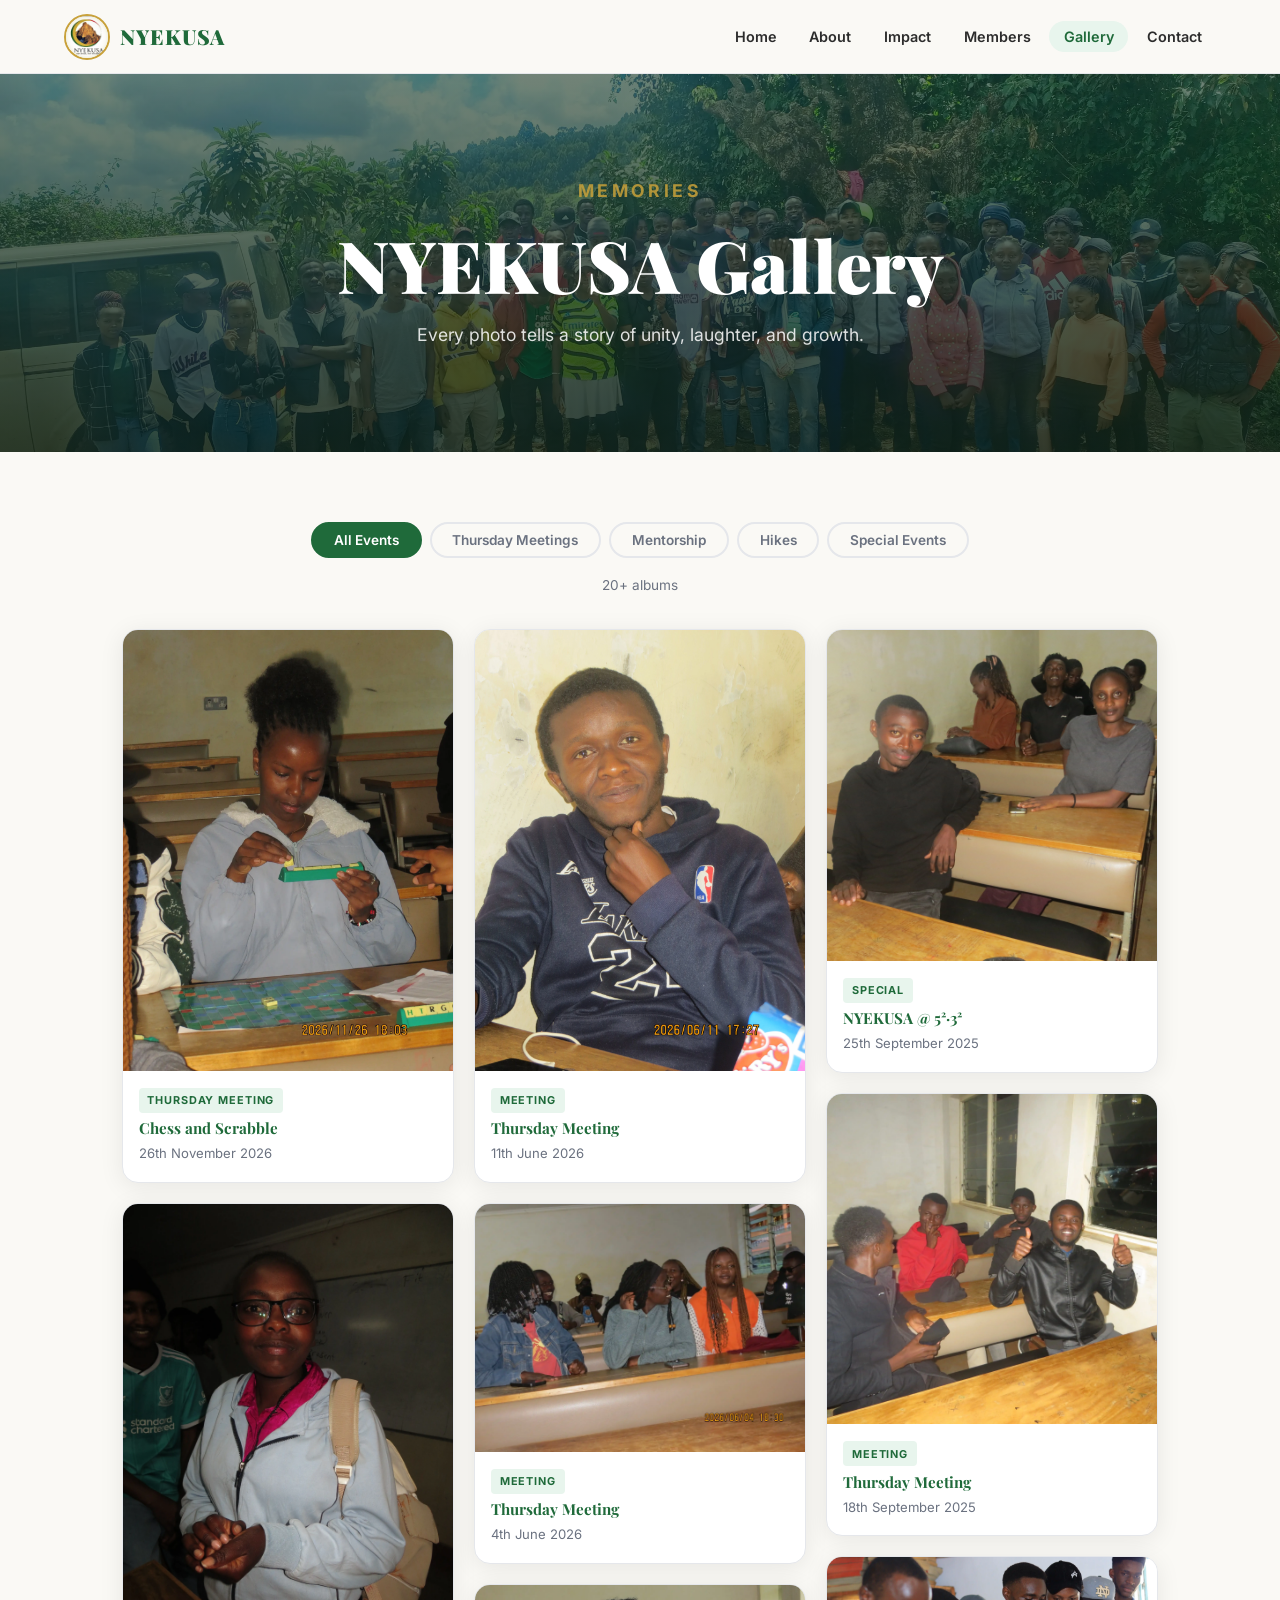
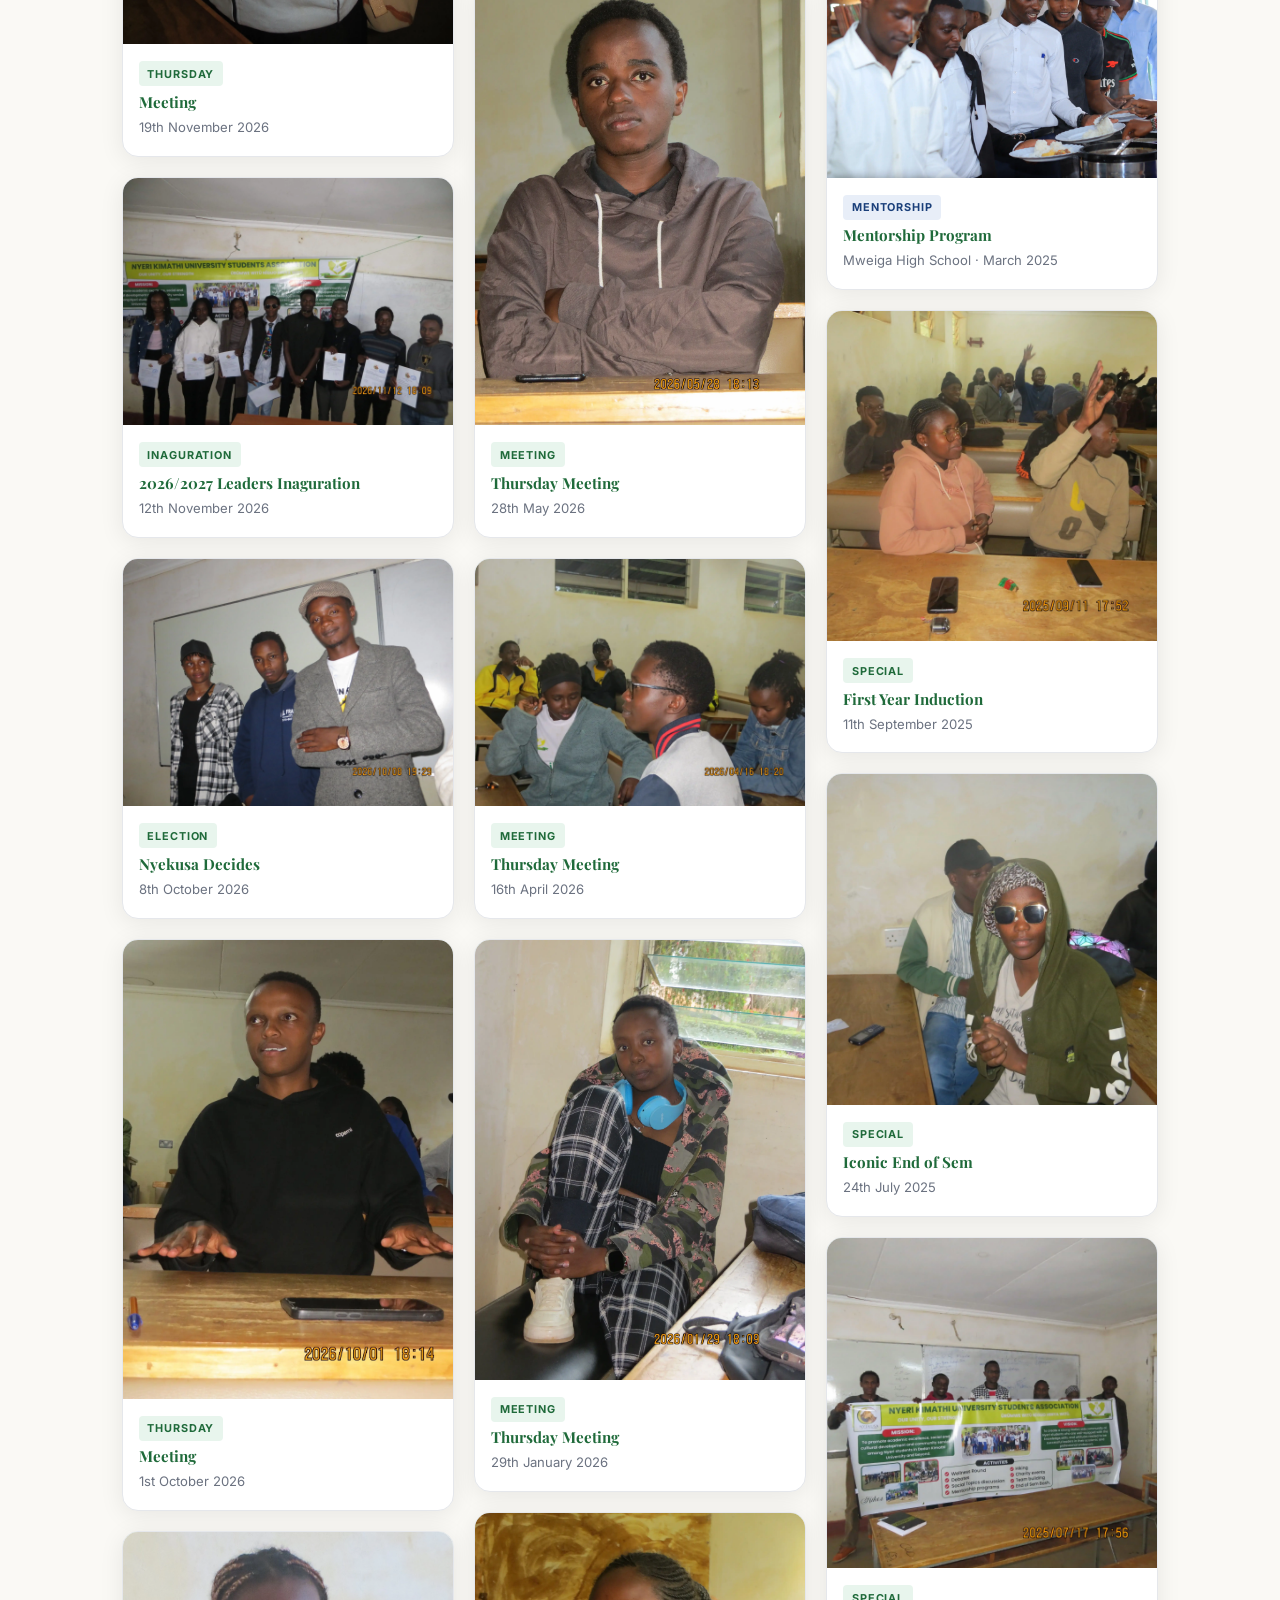
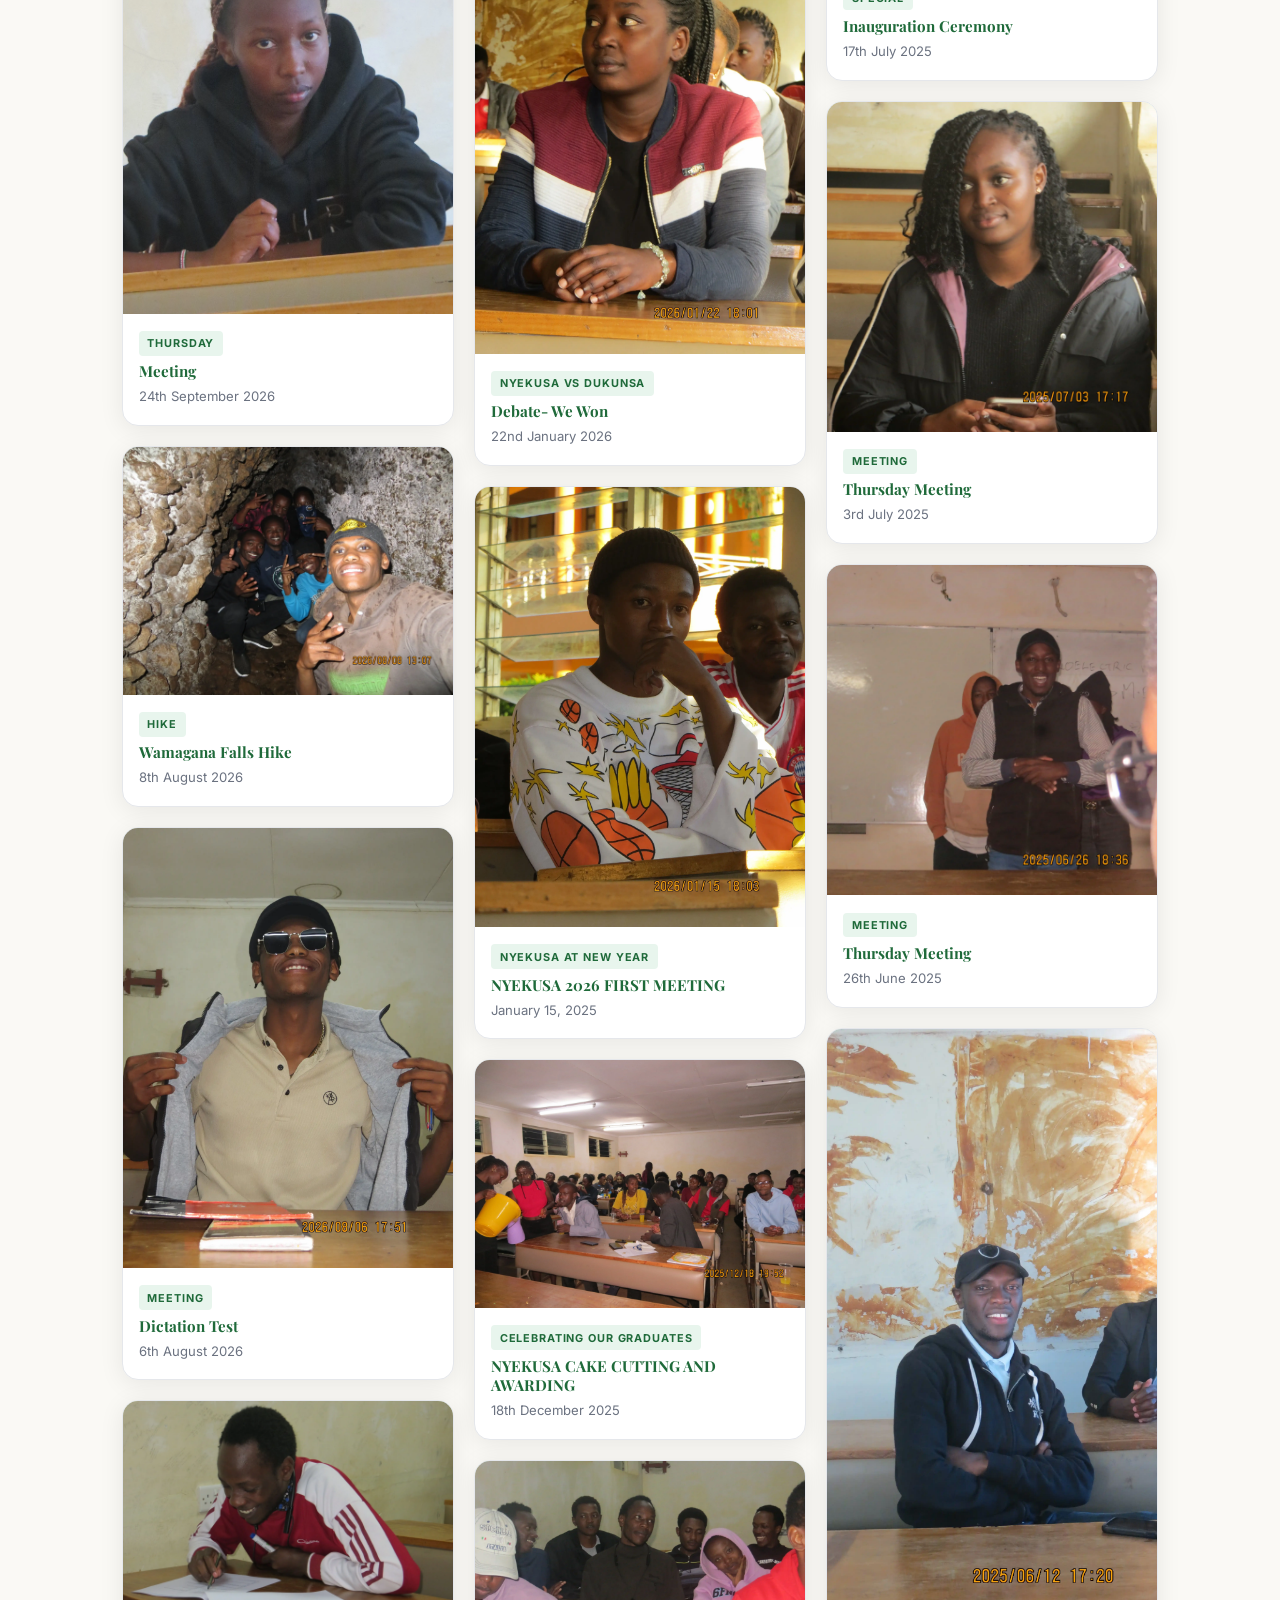
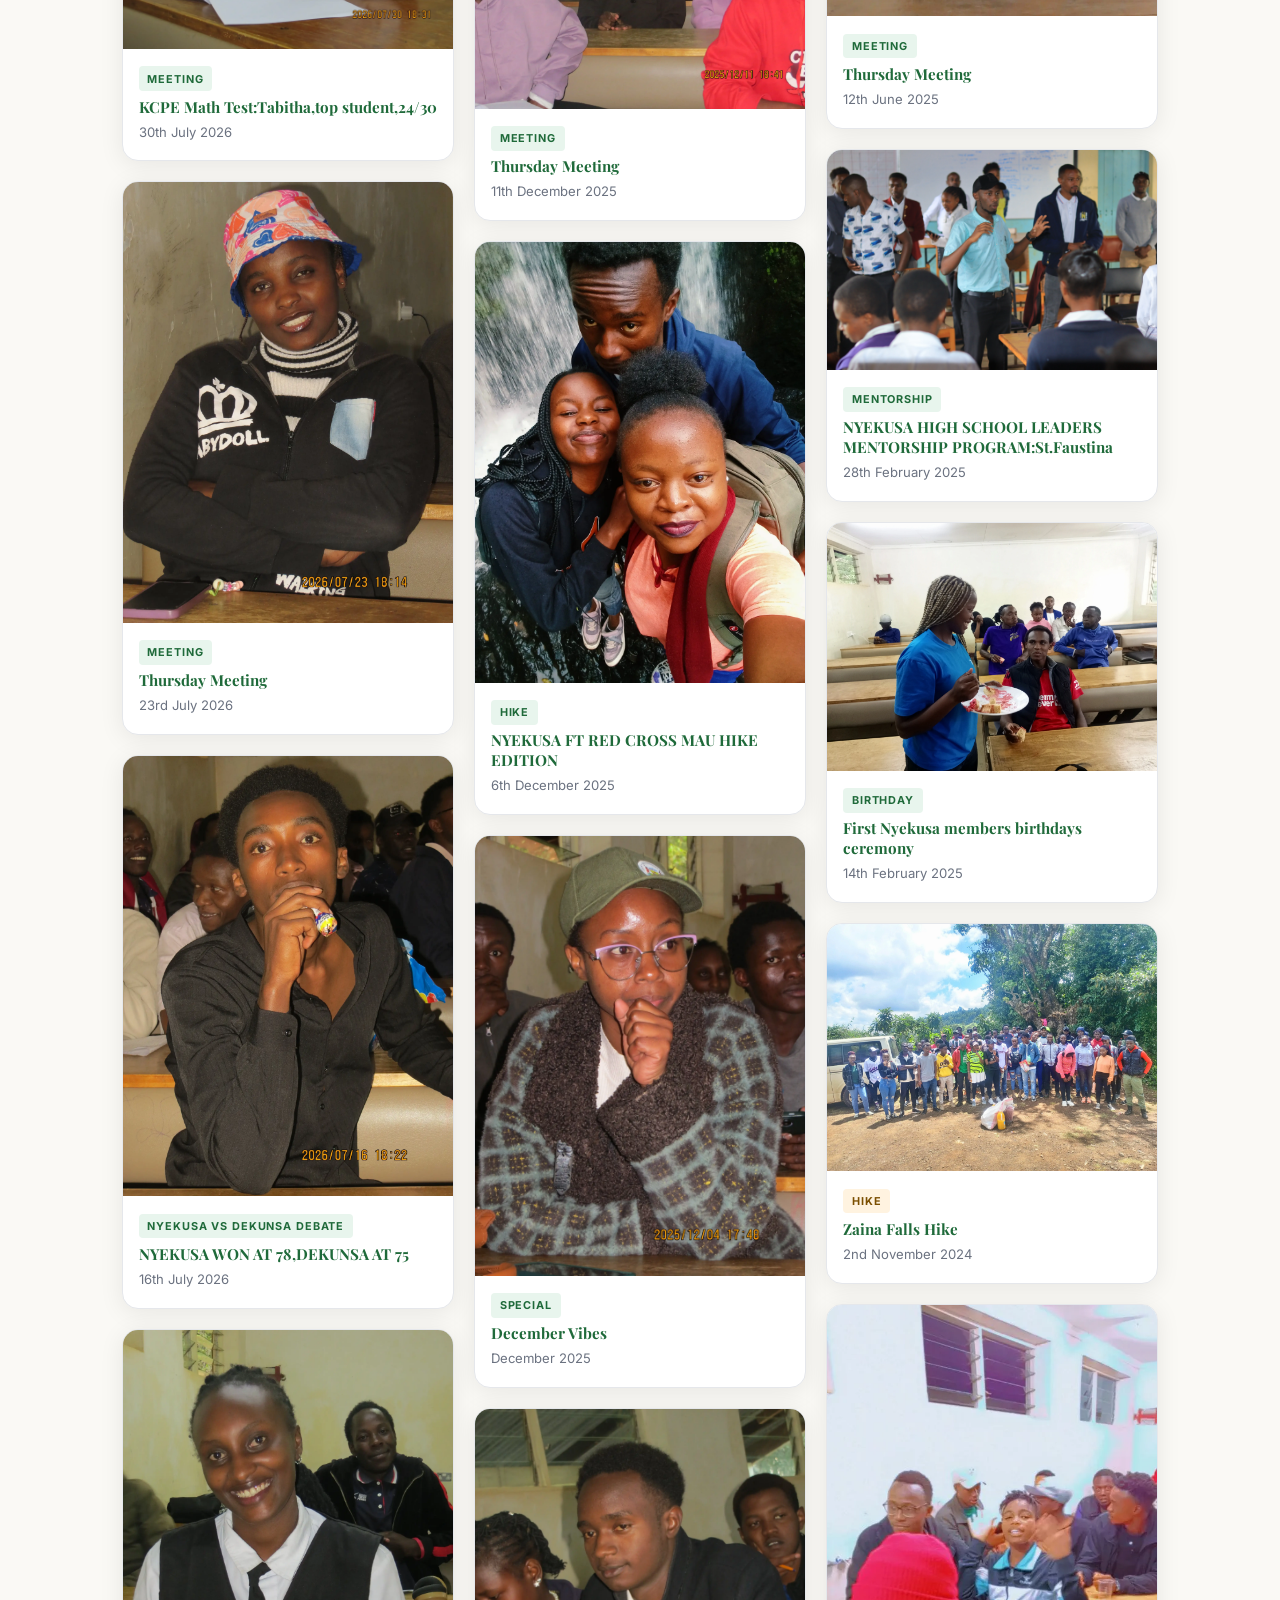
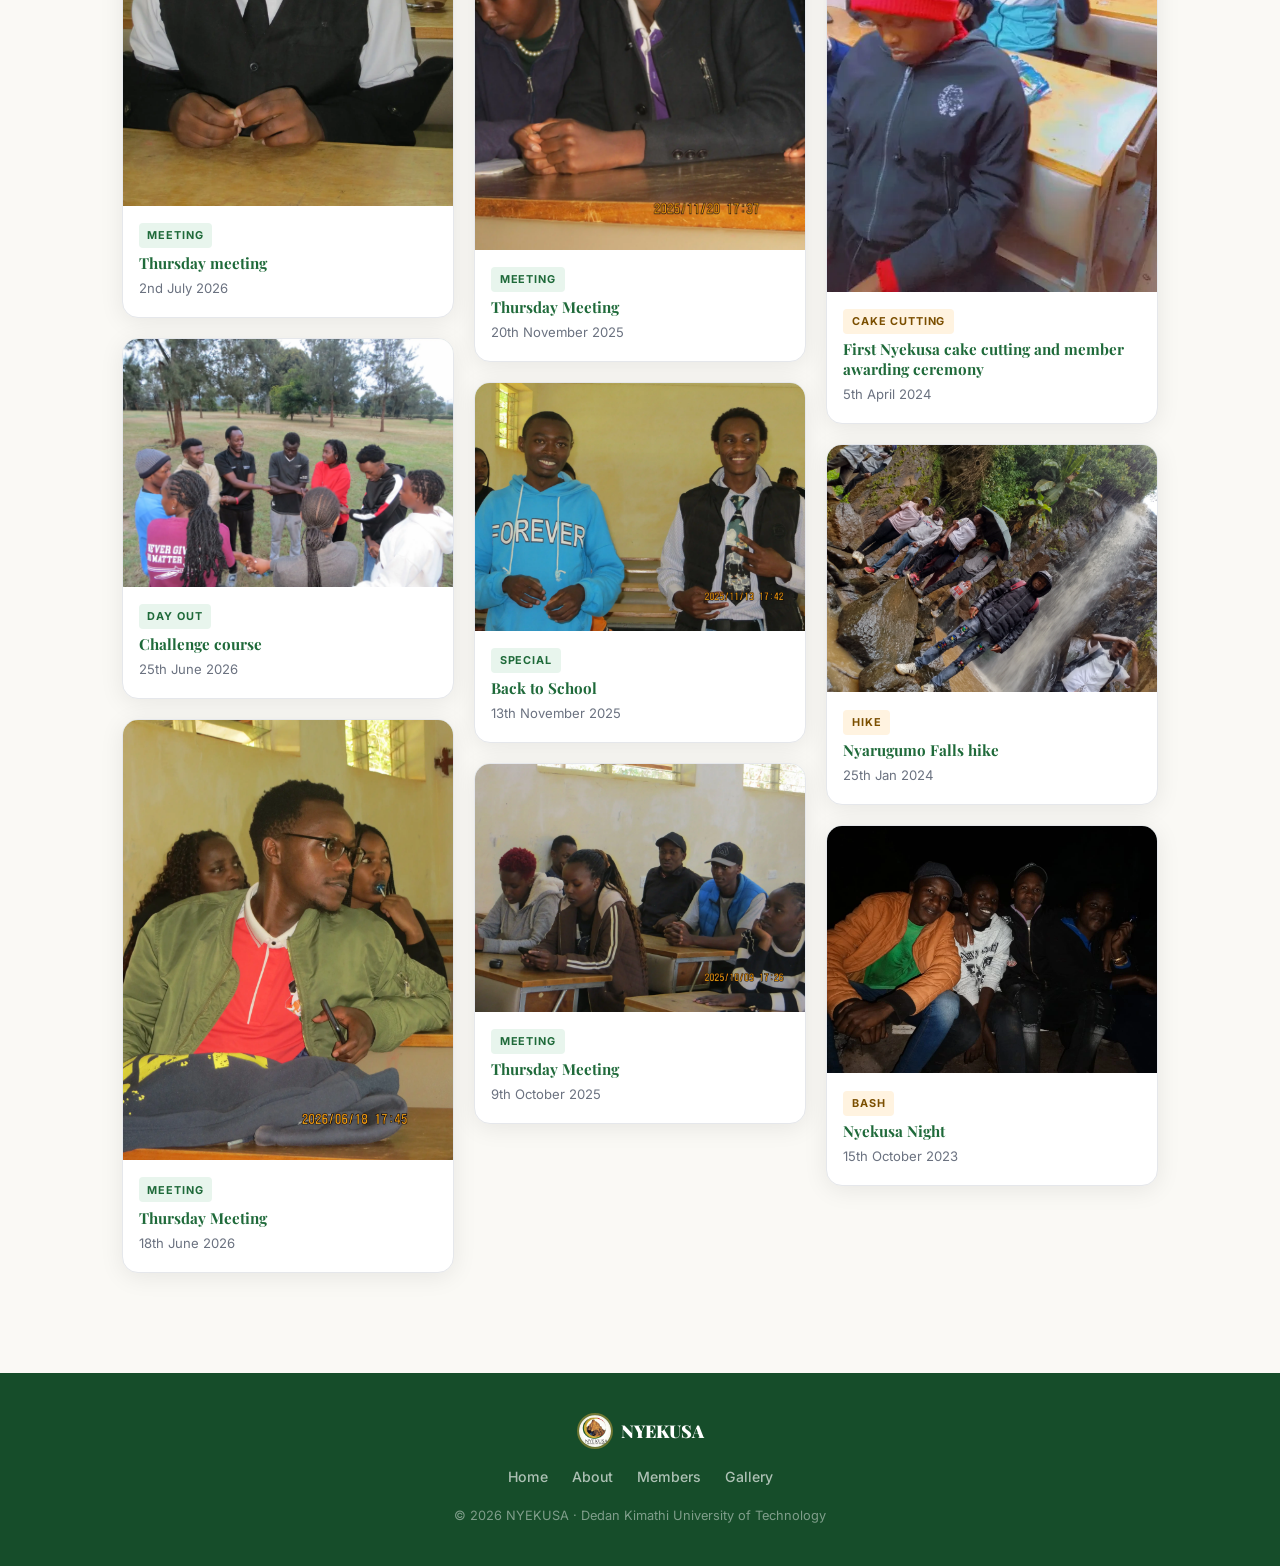
<file: photos.html>
<!DOCTYPE html>
<html lang="en">
<head>
  <meta charset="UTF-8">
  <meta name="viewport" content="width=device-width, initial-scale=1.0">
  <title>NYEKUSA – Gallery</title>
  <link rel="icon" type="image/jpeg" href="images/logo.jpg">
  <link rel="apple-touch-icon" href="images/logo.jpg">
  <link rel="preconnect" href="https://fonts.googleapis.com">
  <link rel="preconnect" href="https://fonts.gstatic.com" crossorigin>
  <link href="https://fonts.googleapis.com/css2?family=Playfair+Display:wght@700;900&family=Inter:wght@300;400;500;600;700&display=swap" rel="stylesheet">
  <link rel="stylesheet" href="css/style.css">
</head>
<body>

<nav id="navbar">
  <div class="nav-inner">
    <a href="index.html" class="logo">
      <img src="images/logo.jpg" alt="NYEKUSA Logo">
      <span class="logo-text">NYEKUSA</span>
    </a>
    <ul class="nav-links" id="navLinks">
      <li><a href="index.html">Home</a></li>
      <li><a href="index.html#about">About</a></li>
      <li><a href="index.html#stats">Impact</a></li>
      <li><a href="members.html">Members</a></li>
      <li><a href="photos.html" class="active">Gallery</a></li>
      <li><a href="index.html#contact">Contact</a></li>
    </ul>
    <button class="hamburger" id="hamburger" aria-label="Menu">
      <span></span><span></span><span></span>
    </button>
  </div>
</nav>

<!-- PAGE HERO -->
<div class="page-hero">
  <div class="page-hero-overlay"></div>
  <div class="page-hero-content">
    <p class="hero-eyebrow">Memories</p>
    <h1>NYEKUSA Gallery</h1>
    <p>Every photo tells a story of unity, laughter, and growth.</p>
  </div>
</div>

<!-- FILTER + GRID -->
<section class="gallery-section">
  <div class="container">
    <!-- Filter buttons -->
    <div class="filter-bar">
      <button class="filter-btn active" data-filter="all">All Events</button>
      <button class="filter-btn" data-filter="meeting">Thursday Meetings</button>
      <button class="filter-btn" data-filter="mentorship">Mentorship</button>
      <button class="filter-btn" data-filter="hike">Hikes</button>
      <button class="filter-btn" data-filter="special">Special Events</button>
    </div>

    <!-- Album count -->
    <p class="album-count"><span id="visibleCount">20+</span> albums</p>

    <!-- GRID -->
    <div class="album-grid" id="albumGrid">
      <a href="https://photos.app.goo.gl/CVM47xHkyofUdLzK7" target="_blank" class="album-card" data-category="meeting">
        <div class="album-img-wrap">
          <img src="images/albums/26112026.webp" alt="26th October 2026" loading="lazy">
          <div class="album-hover"><span>View Album →</span></div>
        </div>
        <div class="album-info">
          <span class="album-tag">Thursday Meeting</span>
          <h3>Chess and Scrabble</h3>
          <p>26th November 2026</p>
        </div>
      <a href="https://photos.app.goo.gl/ByGCFLyxR9qiQAM1A" target="_blank" class="album-card" data-category="meeting">
        <div class="album-img-wrap">
          <img src="images/albums/19112026.webp" alt="19th October 2026" loading="lazy">
          <div class="album-hover"><span>View Album →</span></div>
        </div>
        <div class="album-info">
          <span class="album-tag">Thursday</span>
          <h3>Meeting</h3>
          <p>19th November 2026</p>
        </div>
      <a href="https://photos.app.goo.gl/sXBAQ33UzsRmp3vF6" target="_blank" class="album-card" data-category="special">
        <div class="album-img-wrap">
          <img src="images/albums/12112026.webp" alt="8th October 2026" loading="lazy">
          <div class="album-hover"><span>View Album →</span></div>
        </div>
        <div class="album-info">
          <span class="album-tag">Inaguration</span>
          <h3>2026/2027 Leaders Inaguration</h3>
          <p>12th November 2026</p>
        </div>
       <a href="https://photos.app.goo.gl/G1kSQAbpVwATSUX78" target="_blank" class="album-card" data-category="special">
        <div class="album-img-wrap">
          <img src="images/albums/08102026.webp" alt="8th October 2026" loading="lazy">
          <div class="album-hover"><span>View Album →</span></div>
        </div>
        <div class="album-info">
          <span class="album-tag">Election</span>
          <h3>Nyekusa Decides</h3>
          <p>8th October 2026</p>
        </div>
      <a href="https://photos.app.goo.gl/XLdgZ2rnhNNsvmZs6" target="_blank" class="album-card" data-category="meeting">
        <div class="album-img-wrap">
          <img src="images/albums/01102026.webp" alt="1st October 2026" loading="lazy">
          <div class="album-hover"><span>View Album →</span></div>
        </div>
        <div class="album-info">
          <span class="album-tag">Thursday</span>
          <h3>Meeting</h3>
          <p>1st October 2026</p>
        </div>
       <a href="https://photos.app.goo.gl/juKPc2LZ5MxH6Uga7" target="_blank" class="album-card" data-category="meeting">
        <div class="album-img-wrap">
          <img src="images/albums/24092026.webp" alt="8th August 2026" loading="lazy">
          <div class="album-hover"><span>View Album →</span></div>
        </div>
        <div class="album-info">
          <span class="album-tag">Thursday</span>
          <h3>Meeting</h3>
          <p>24th September 2026</p>
        </div>
      <a href="https://photos.app.goo.gl/sUTNPX1PPf9PRUpN6" target="_blank" class="album-card" data-category="hike">
        <div class="album-img-wrap">
          <img src="images/albums/08082026.webp" alt="8th August 2026" loading="lazy">
          <div class="album-hover"><span>View Album →</span></div>
        </div>
        <div class="album-info">
          <span class="album-tag">Hike</span>
          <h3>Wamagana Falls Hike</h3>
          <p>8th August 2026</p>
        </div>
      </a>  
       <a href="https://photos.app.goo.gl/1z3dVoyqVGxK2DzT8" target="_blank" class="album-card" data-category="meeting">
        <div class="album-img-wrap">
          <img src="images/albums/06082026.webp" alt="6th August 2026" loading="lazy">
          <div class="album-hover"><span>View Album →</span></div>
        </div>
        <div class="album-info">
          <span class="album-tag">Meeting</span>
          <h3>Dictation Test</h3>
          <p>6th August 2026</p>
        </div>
      </a>  
      <a href="https://photos.app.goo.gl/n7pwDz6UzctibnMn9" target="_blank" class="album-card" data-category="meeting">
        <div class="album-img-wrap">
          <img src="images/albums/30072026.webp" alt="30th July 2026" loading="lazy">
          <div class="album-hover"><span>View Album →</span></div>
        </div>
        <div class="album-info">
          <span class="album-tag">Meeting</span>
          <h3>KCPE Math Test:Tabitha,top student,24/30</h3>
          <p>30th July 2026</p>
        </div>
      </a>  
      <a href="https://photos.app.goo.gl/Mon13BfwgchrdpPd9" target="_blank" class="album-card" data-category="meeting">
        <div class="album-img-wrap">
          <img src="images/albums/23072026.webp" alt="23rd July 2026" loading="lazy">
          <div class="album-hover"><span>View Album →</span></div>
        </div>
        <div class="album-info">
          <span class="album-tag">Meeting</span>
          <h3>Thursday Meeting</h3>
          <p>23rd July 2026</p>
        </div>
      </a>  
      <a href="https://photos.app.goo.gl/3rnzUUGvEph1qA5a7" target="_blank" class="album-card" data-category="special">
        <div class="album-img-wrap">
          <img src="images/albums/16072026.webp" alt="16th July 2026" loading="lazy">
          <div class="album-hover"><span>View Album →</span></div>
        </div>
        <div class="album-info">
          <span class="album-tag">NYEKUSA VS DEKUNSA DEBATE</span>
          <h3>NYEKUSA WON AT 78,DEKUNSA AT 75</h3>
          <p>16th July 2026</p>
        </div>
      </a>  
      <a href="https://photos.app.goo.gl/FXEwoHTjyseBU8r1A" target="_blank" class="album-card" data-category="meeting">
        <div class="album-img-wrap">
          <img src="images/albums/02072026.webp" alt="2nd July 2026" loading="lazy">
          <div class="album-hover"><span>View Album →</span></div>
        </div>
        <div class="album-info">
          <span class="album-tag">MEETING</span>
          <h3>Thursday meeting</h3>
          <p>2nd July 2026</p>
        </div>
      </a>  
      <a href="https://photos.app.goo.gl/9SJ44i89UzoVXFPL9" target="_blank" class="album-card" data-category="special">
        <div class="album-img-wrap">
          <img src="images/albums/25062026.webp" alt="Challenge course 25th June 2026" loading="lazy">
          <div class="album-hover"><span>View Album →</span></div>
        </div>
        <div class="album-info">
          <span class="album-tag">DAY OUT</span>
          <h3>Challenge course</h3>
          <p>25th June 2026</p>
        </div>
      </a>  
      <a href="https://photos.app.goo.gl/rp6k8mYX13pD4pWd9" target="_blank" class="album-card" data-category="meeting">
        <div class="album-img-wrap">
          <img src="images/albums/18062026.webp" alt="Thursday Meeting 18th June 2026" loading="lazy">
          <div class="album-hover"><span>View Album →</span></div>
        </div>
        <div class="album-info">
          <span class="album-tag">Meeting</span>
          <h3>Thursday Meeting</h3>
          <p>18th June 2026</p>
        </div>
      </a>
      <a href="https://photos.app.goo.gl/VsAs9CnZv6CvSnUC9" target="_blank" class="album-card" data-category="meeting">
        <div class="album-img-wrap">
          <img src="images/albums/11062026.webp" alt="11th June 2026" loading="lazy">
          <div class="album-hover"><span>View Album →</span></div>
        </div>
        <div class="album-info">
          <span class="album-tag">Meeting</span>
          <h3>Thursday Meeting</h3>
          <p>11th June 2026</p>
        </div>
      </a>
      <a href="https://photos.app.goo.gl/DoMcuJpPkbGms1C98" target="_blank" class="album-card" data-category="meeting">
        <div class="album-img-wrap">
          <img src="images/albums/04062026.webp" alt="Thursday Meeting" loading="lazy">
          <div class="album-hover"><span>View Album →</span></div>
        </div>
        <div class="album-info">
          <span class="album-tag">Meeting</span>
          <h3>Thursday Meeting</h3>
          <p>4th June 2026</p>
        </div>
      </a>
       <a href="https://photos.app.goo.gl/TTC7u8ZFimyri1738" target="_blank" class="album-card" data-category="meeting">
        <div class="album-img-wrap">
          <img src="images/albums/28052026.webp" alt="April Meeting" loading="lazy">
          <div class="album-hover"><span>View Album →</span></div>
        </div>
        <div class="album-info">
          <span class="album-tag">Meeting</span>
          <h3>Thursday Meeting</h3>
          <p>28th May 2026</p>
        </div>
        <a/>
      <a href="https://photos.app.goo.gl/XXqyjPhLHfZ2TqJ57" target="_blank" class="album-card" data-category="meeting">
        <div class="album-img-wrap">
          <img src="images/albums/16042026.webp" alt="April Meeting" loading="lazy">
          <div class="album-hover"><span>View Album →</span></div>
        </div>
        <div class="album-info">
          <span class="album-tag">Meeting</span>
          <h3>Thursday Meeting</h3>
          <p>16th April 2026</p>
        </div>
        <a/>
          <a href="https://photos.app.goo.gl/Zs7yfg7JXdtp3FZG6" target="_blank" class="album-card" data-category="meeting">
        <div class="album-img-wrap">
          <img src="images/albums/29012026.webp" alt="Meeting" loading="lazy">
          <div class="album-hover"><span>View Album →</span></div>
        </div>
        <div class="album-info">
          <span class="album-tag">Meeting</span>
          <h3>Thursday Meeting</h3>
          <p>29th January 2026</p>
        </div>
      </a>
          <a href="https://photos.app.goo.gl/u5PiwN8xgLm659DYA" target="_blank" class="album-card" data-category="special">
        <div class="album-img-wrap">
          <img src="images/albums/22012026.webp" alt="Debate Meeting" loading="lazy">
          <div class="album-hover"><span>View Album →</span></div>
        </div>
        <div class="album-info">
          <span class="album-tag">NYEKUSA VS DUKUNSA</span>
          <h3>Debate- We Won</h3>
          <p>22nd January 2026</p>
        </div>
      </a>
          <a href="https://photos.app.goo.gl/XUMTe8WZ4ndFHPQj9" target="_blank" class="album-card" data-category="special">
        <div class="album-img-wrap">
          <img src="images/albums/15012026.webp" alt="January Meeting" loading="lazy">
          <div class="album-hover"><span>View Album →</span></div>
        </div>
        <div class="album-info">
          <span class="album-tag">Nyekusa at New Year</span>
          <h3>NYEKUSA 2026 FIRST  MEETING</h3>
          <p>January 15, 2025</p>
        </div>
      </a>      
 <a href="https://photos.app.goo.gl/pRRh9yy2cqXJwNBG8" target="_blank" class="album-card" data-category="special">
        <div class="album-img-wrap">
          <img src="images/albums/18122025.webp" alt="December Meeting" loading="lazy">
          <div class="album-hover"><span>View Album →</span></div>
        </div>
        <div class="album-info">
          <span class="album-tag">Celebrating our graduates</span>
          <h3>NYEKUSA CAKE CUTTING AND AWARDING</h3>
          <p>18th December 2025</p>
        </div>
      </a>  
      <a href="https://photos.app.goo.gl/XT4Ptads5Rj6Y3eeA" target="_blank" class="album-card" data-category="meeting">
        <div class="album-img-wrap">
          <img src="images/albums/11122025.webp" alt="December Meeting" loading="lazy">
          <div class="album-hover"><span>View Album →</span></div>
        </div>
        <div class="album-info">
          <span class="album-tag">Meeting</span>
          <h3>Thursday Meeting</h3>
          <p>11th December 2025</p>
        </div>
      </a>
  <a href="https://photos.app.goo.gl/kh2SGYMb9z2LzurY9" target="_blank" class="album-card" data-category="hike">
        <div class="album-img-wrap">
          <img src="images/albums/06122025.webp" alt="December Hike" loading="lazy">
          <div class="album-hover"><span>View Album →</span></div>
        </div>
        <div class="album-info">
          <span class="album-tag">Hike</span>
          <h3>NYEKUSA FT RED CROSS MAU HIKE EDITION</h3>
          <p>6th December 2025</p>
        </div>
      </a>
      <a href="https://photos.app.goo.gl/xnZrb9ftnUohQfGdA" target="_blank" class="album-card" data-category="special">
        <div class="album-img-wrap">
          <img src="images/albums/04122025.webp" alt="December Vibes" loading="lazy">
          <div class="album-hover"><span>View Album →</span></div>
        </div>
        <div class="album-info">
          <span class="album-tag">Special</span>
          <h3>December Vibes</h3>
          <p>December 2025</p>
        </div>
      </a>
 <a href="https://photos.app.goo.gl/rp7LzdHW5g1keU7b9" target="_blank" class="album-card" data-category="meeting">
        <div class="album-img-wrap">
          <img src="images/albums/20112025.webp" alt="November Meeting" loading="lazy">
          <div class="album-hover"><span>View Album →</span></div>
        </div>
        <div class="album-info">
          <span class="album-tag">Meeting</span>
          <h3>Thursday Meeting</h3>
          <p>20th November 2025</p>
        </div>
      </a>
          <a href="https://photos.app.goo.gl/nkK9F66dLC3iRFxZ9" target="_blank" class="album-card" data-category="special">
        <div class="album-img-wrap">
          <img src="images/albums/13112025.webp" alt="Back to School" loading="lazy">
          <div class="album-hover"><span>View Album →</span></div>
        </div>
        <div class="album-info">
          <span class="album-tag">Special</span>
          <h3>Back to School</h3>
          <p>13th November 2025</p>
        </div>
      </a>
      <a href="https://photos.app.goo.gl/Rk5WH7vVjnQ2h8FK8" target="_blank" class="album-card" data-category="meeting">
        <div class="album-img-wrap">
          <img src="images/albums/09102025.webp" alt="October Meeting" loading="lazy">
          <div class="album-hover"><span>View Album →</span></div>
        </div>
        <div class="album-info">
          <span class="album-tag">Meeting</span>
          <h3>Thursday Meeting</h3>
          <p>9th October 2025</p>
        </div>
      </a>
      <a href="https://photos.app.goo.gl/QW13H7KMKEuCe7uc7" target="_blank" class="album-card" data-category="special">
        <div class="album-img-wrap">
          <img src="images/albums/25092025.webp" alt="NYEKUSA Anniversary" loading="lazy">
          <div class="album-hover"><span>View Album →</span></div>
        </div>
        <div class="album-info">
          <span class="album-tag">Special</span>
          <h3>NYEKUSA @ 5²·3²</h3>
          <p>25th September 2025</p>
        </div>
      </a>
      <a href="https://photos.app.goo.gl/nw9d6XrZp7RY61rh7" target="_blank" class="album-card" data-category="meeting">
        <div class="album-img-wrap">
          <img src="images/albums/18092025.webp" alt="September Meeting" loading="lazy">
          <div class="album-hover"><span>View Album →</span></div>
        </div>
        <div class="album-info">
          <span class="album-tag">Meeting</span>
          <h3>Thursday Meeting</h3>
          <p>18th September 2025</p>
        </div>
      </a>
          <a href="https://photos.app.goo.gl/TPRxo6TT5R13dYjW9" target="_blank" class="album-card" data-category="mentorship">
        <div class="album-img-wrap">
          <img src="images/albums/16032025.webp" alt="Mentorship Mweiga" loading="lazy">
          <div class="album-hover"><span>View Album →</span></div>
        </div>
        <div class="album-info">
          <span class="album-tag mentorship">Mentorship</span>
          <h3>Mentorship Program</h3>
          <p>Mweiga High School · March 2025</p>
        </div>
      </a>
  <a href="https://photos.app.goo.gl/xnbMGxaf4dh6qHoGA" target="_blank" class="album-card" data-category="special">
        <div class="album-img-wrap">
          <img src="images/albums/11092025.webp" alt="First Year Induction" loading="lazy">
          <div class="album-hover"><span>View Album →</span></div>
        </div>
        <div class="album-info">
          <span class="album-tag">Special</span>
          <h3>First Year Induction</h3>
          <p>11th September 2025</p>
        </div>
      </a>
   <a href="https://photos.app.goo.gl/8CE7k7n4igzwcjZN8" target="_blank" class="album-card" data-category="special">
        <div class="album-img-wrap">
          <img src="images/albums/24072025.webp" alt="End of Sem" loading="lazy">
          <div class="album-hover"><span>View Album →</span></div>
        </div>
        <div class="album-info">
          <span class="album-tag">Special</span>
          <h3>Iconic End of Sem</h3>
          <p>24th July 2025</p>
        </div>
      </a>
   <a href="https://photos.app.goo.gl/Uk9ApSRKfD8d23wn7" target="_blank" class="album-card" data-category="special">
        <div class="album-img-wrap">
          <img src="images/albums/17072025.webp" alt="Inauguration" loading="lazy">
          <div class="album-hover"><span>View Album →</span></div>
        </div>
        <div class="album-info">
          <span class="album-tag">Special</span>
          <h3>Inauguration Ceremony</h3>
          <p>17th July 2025</p>
        </div>
      </a>
 <a href="https://photos.app.goo.gl/zrvVgLXjTGYPLB98A" target="_blank" class="album-card" data-category="meeting">
        <div class="album-img-wrap">
          <img src="images/albums/03072025.webp" alt="July Meeting" loading="lazy">
          <div class="album-hover"><span>View Album →</span></div>
        </div>
        <div class="album-info">
          <span class="album-tag">Meeting</span>
          <h3>Thursday Meeting</h3>
          <p>3rd July 2025</p>
        </div>
      </a>
      <a href="https://photos.app.goo.gl/PF4cKpFAHHY7YNvv5" target="_blank" class="album-card" data-category="meeting">
        <div class="album-img-wrap">
          <img src="images/albums/26062025.webp" alt="June Meeting" loading="lazy">
          <div class="album-hover"><span>View Album →</span></div>
        </div>
        <div class="album-info">
          <span class="album-tag">Meeting</span>
          <h3>Thursday Meeting</h3>
          <p>26th June 2025</p>
        </div>
      </a>
      <a href="https://photos.app.goo.gl/gLrYDCJfFJpRHUC9" target="_blank" class="album-card" data-category="meeting">
        <div class="album-img-wrap">
          <img src="images/albums/12062025.webp" alt="June 12 Meeting" loading="lazy">
          <div class="album-hover"><span>View Album →</span></div>
        </div>
        <div class="album-info">
          <span class="album-tag">Meeting</span>
          <h3>Thursday Meeting</h3>
          <p>12th June 2025</p>
        </div>
      </a>
          <a href="https://photos.app.goo.gl/gLrYDCJfFJpRHUC9" target="_blank" class="album-card" data-category="mentorship">
        <div class="album-img-wrap">
          <img src="images/albums/28022025.webp" alt="mentorship" loading="lazy">
          <div class="album-hover"><span>View Album →</span></div>
        </div>
        <div class="album-info">
          <span class="album-tag">Mentorship</span>
          <h3>NYEKUSA HIGH SCHOOL LEADERS MENTORSHIP PROGRAM:St.Faustina</h3>
          <p>28th February 2025</p>
        </div>
      </a>
            <a href="https://photos.app.goo.gl/gLrYDCJfFJpRHUC9" target="_blank" class="album-card" data-category="special">
        <div class="album-img-wrap">
          <img src="images/albums/14022025.webp" alt="Feb 14 Meeting" loading="lazy">
          <div class="album-hover"><span>View Album →</span></div>
        </div>
        <div class="album-info">
          <span class="album-tag">Birthday</span>
          <h3>First Nyekusa members birthdays ceremony</h3>
          <p>14th February 2025</p>
        </div>
      </a>
<a href="https://photos.app.goo.gl/r5N6bxN8SDvxEx297" target="_blank" class="album-card" data-category="hike">
        <div class="album-img-wrap">
          <img src="images/albums/02112024.webp" alt="Zaina Falls Hike" loading="lazy">
          <div class="album-hover"><span>View Album →</span></div>
        </div>
        <div class="album-info">
          <span class="album-tag hike">Hike</span>
          <h3>Zaina Falls Hike</h3>
          <p>2nd November 2024</p>
        </div>
      </a>
          <a href="https://photos.app.goo.gl/VMLRZiN2ix4ASvQB9" target="_blank" class="album-card" data-category="special">
        <div class="album-img-wrap">
          <img src="images/albums/05042024.webp" alt="cake cutting" loading="lazy">
          <div class="album-hover"><span>View Album →</span></div>
        </div>
        <div class="album-info">
          <span class="album-tag hike">Cake Cutting</span>
          <h3>First Nyekusa cake cutting and member awarding ceremony</h3>
          <p>5th April 2024</p>
        </div>
      </a>
          <a href="https://photos.app.goo.gl/zj7qt7siPazPFmGu9" target="_blank" class="album-card" data-category="hike">
        <div class="album-img-wrap">
          <img src="images/albums/25012024.webp" alt="Nyarugumo Hike" loading="lazy">
          <div class="album-hover"><span>View Album →</span></div>
        </div>
        <div class="album-info">
          <span class="album-tag hike">Hike</span>
          <h3>Nyarugumo Falls hike</h3>
          <p>25th Jan 2024</p>
        </div>
      </a>
           <a href="https://photos.app.goo.gl/zj7qt7siPazPFmGu9" target="_blank" class="album-card" data-category="special">
        <div class="album-img-wrap">
          <img src="images/albums/15092023.webp" alt="out" loading="lazy">
          <div class="album-hover"><span>View Album →</span></div>
        </div>
        <div class="album-info">
          <span class="album-tag hike">Bash</span>
          <h3>Nyekusa Night</h3>
          <p>15th October 2023</p>
        </div>
      </a>

    </div><!-- /album-grid -->

    <p class="no-results" id="noResults" style="display:none">No albums found for this filter.</p>
  </div>
</section>

<footer>
  <div class="footer-inner">
    <div class="footer-brand">
      <img src="images/logo.jpg" alt="NYEKUSA Logo">
      <span>NYEKUSA</span>
    </div>
    <nav class="footer-links">
      <a href="index.html">Home</a>
      <a href="index.html#about">About</a>
      <a href="members.html">Members</a>
      <a href="photos.html">Gallery</a>
    </nav>
    <p class="footer-copy">&copy; <span id="year"></span> NYEKUSA · Dedan Kimathi University of Technology</p>
  </div>
</footer>

<script src="js/script.js"></script>
</body>
</html>
</file>
<file: css/style.css>
/* ============================================
   NYEKUSA — Upgraded Stylesheet
   Palette: Forest Green #1F6A3A | Gold #C8A13A
   Display: Playfair Display | Body: Inter
============================================ */

/* ===== RESET & ROOT ===== */
*, *::before, *::after { margin: 0; padding: 0; box-sizing: border-box; }

:root {
  --green:   #1F6A3A;
  --green-d: #164d2a;
  --green-l: #e8f5ed;
  --gold:    #C8A13A;
  --gold-l:  #f5edcc;
  --cream:   #faf9f5;
  --white:   #ffffff;
  --text:    #2c2c2c;
  --muted:   #6b7280;
  --border:  #e5e7eb;
  --shadow:  0 4px 24px rgba(0,0,0,0.08);
  --shadow-lg: 0 12px 48px rgba(0,0,0,0.14);
  --radius:  16px;
  --radius-sm: 8px;
  --transition: 0.35s cubic-bezier(0.4, 0, 0.2, 1);
}

html { scroll-behavior: smooth; }

body {
  font-family: 'Inter', Arial, sans-serif;
  background: var(--cream);
  color: var(--text);
  line-height: 1.7;
  overflow-x: hidden;
}

img { display: block; max-width: 100%; }

/* ===== TYPOGRAPHY ===== */
.section-eyebrow {
  font-family: 'Inter', sans-serif;
  font-size: 0.75rem;
  font-weight: 700;
  letter-spacing: 0.18em;
  text-transform: uppercase;
  color: var(--gold);
  margin-bottom: 0.75rem;
}

.section-title {
  font-family: 'Playfair Display', Georgia, serif;
  font-size: clamp(2rem, 4vw, 3rem);
  font-weight: 900;
  color: var(--green);
  line-height: 1.15;
  margin-bottom: 1.5rem;
}

.center { text-align: center; }

/* ===== UTILITY ===== */
.container {
  max-width: 1200px;
  margin: 0 auto;
  padding: 0 5%;
}

/* ===== BUTTONS ===== */
.btn {
  display: inline-block;
  padding: 0.85rem 2rem;
  border-radius: 50px;
  font-weight: 700;
  font-size: 0.95rem;
  text-decoration: none;
  cursor: pointer;
  transition: var(--transition);
  border: 2px solid transparent;
}
.btn-primary {
  background: var(--gold);
  color: var(--white);
  box-shadow: 0 4px 20px rgba(200,161,58,0.35);
}
.btn-primary:hover {
  background: #b08a2a;
  transform: translateY(-3px);
  box-shadow: 0 8px 28px rgba(200,161,58,0.45);
}
.btn-ghost {
  background: transparent;
  border-color: rgba(255,255,255,0.6);
  color: var(--white);
}
.btn-ghost:hover {
  background: rgba(255,255,255,0.15);
  transform: translateY(-3px);
}

/* ===== NAVBAR ===== */
#navbar {
  position: sticky;
  top: 0;
  z-index: 1000;
  background: rgba(250, 249, 245, 0.95);
  backdrop-filter: blur(16px);
  -webkit-backdrop-filter: blur(16px);
  border-bottom: 1px solid var(--border);
  transition: var(--transition);
}
#navbar.scrolled {
  box-shadow: 0 2px 20px rgba(0,0,0,0.08);
}
.nav-inner {
  max-width: 1280px;
  margin: 0 auto;
  padding: 0.85rem 5%;
  display: flex;
  align-items: center;
  justify-content: space-between;
  gap: 1.5rem;
}
.logo {
  display: flex;
  align-items: center;
  gap: 0.65rem;
  text-decoration: none;
}
.logo img {
  height: 46px;
  width: 46px;
  object-fit: cover;
  border-radius: 50%;
  border: 2px solid var(--gold);
}
.logo-text {
  font-family: 'Playfair Display', serif;
  font-size: 1.3rem;
  font-weight: 900;
  color: var(--green);
  letter-spacing: 0.04em;
}
.nav-links {
  display: flex;
  list-style: none;
  gap: 0.25rem;
  align-items: center;
}
.nav-links a {
  text-decoration: none;
  color: var(--text);
  font-weight: 600;
  font-size: 0.9rem;
  padding: 0.45rem 0.9rem;
  border-radius: 50px;
  transition: var(--transition);
}
.nav-links a:hover,
.nav-links a.active {
  color: var(--green);
  background: var(--green-l);
}
.hamburger {
  display: none;
  flex-direction: column;
  gap: 5px;
  cursor: pointer;
  background: none;
  border: none;
  padding: 4px;
}
.hamburger span {
  display: block;
  width: 24px;
  height: 2px;
  background: var(--green);
  border-radius: 2px;
  transition: var(--transition);
}
.hamburger.open span:nth-child(1) { transform: translateY(7px) rotate(45deg); }
.hamburger.open span:nth-child(2) { opacity: 0; }
.hamburger.open span:nth-child(3) { transform: translateY(-7px) rotate(-45deg); }

/* ===== HERO ===== */
.hero {
  position: relative;
  min-height: 92vh;
  display: flex;
  align-items: center;
  justify-content: center;
  text-align: center;
  overflow: hidden;
}
.hero-slides {
  position: absolute;
  inset: 0;
  z-index: 0;
}
.hero-slide {
  position: absolute;
  inset: 0;
  background-size: cover;
  background-position: center;
  opacity: 0;
  transition: opacity 1.4s ease;
}
.hero-slide.active { opacity: 1; }
.hero-overlay {
  position: absolute;
  inset: 0;
  background: linear-gradient(
    to bottom,
    rgba(20,50,30,0.55) 0%,
    rgba(20,50,30,0.7) 60%,
    rgba(10,30,18,0.85) 100%
  );
  z-index: 1;
}
.hero-content {
  position: relative;
  z-index: 2;
  color: var(--white);
  padding: 2rem 5%;
  max-width: 800px;
}
.hero-eyebrow {
  font-size: 0.78rem;
  letter-spacing: 0.2em;
  text-transform: uppercase;
  color: var(--gold);
  font-weight: 700;
  margin-bottom: 1.2rem;
}
.hero-title {
  font-family: 'Playfair Display', serif;
  font-size: clamp(3rem, 8vw, 6rem);
  font-weight: 900;
  line-height: 1.05;
  margin-bottom: 1.5rem;
  text-shadow: 0 4px 30px rgba(0,0,0,0.3);
}
.hero-title .accent { color: var(--gold); }
.hero-sub {
  font-size: clamp(1rem, 2vw, 1.3rem);
  font-weight: 300;
  max-width: 600px;
  margin: 0 auto 2.5rem;
  opacity: 0.9;
}
.hero-actions { display: flex; gap: 1rem; justify-content: center; flex-wrap: wrap; }

/* Slide dots */
.slide-dots {
  display: flex;
  gap: 8px;
  justify-content: center;
  margin-top: 2.5rem;
}
.slide-dots .dot {
  width: 8px; height: 8px;
  border-radius: 50%;
  background: rgba(255,255,255,0.4);
  cursor: pointer;
  transition: var(--transition);
  border: none;
}
.slide-dots .dot.active {
  background: var(--gold);
  width: 24px;
  border-radius: 4px;
}

/* Scroll hint */
.scroll-hint {
  position: absolute;
  bottom: 2rem;
  left: 50%;
  transform: translateX(-50%);
  z-index: 2;
  display: flex;
  flex-direction: column;
  align-items: center;
  gap: 6px;
  color: rgba(255,255,255,0.6);
  font-size: 0.7rem;
  letter-spacing: 0.12em;
  text-transform: uppercase;
}
.scroll-line {
  width: 1px;
  height: 40px;
  background: linear-gradient(to bottom, rgba(255,255,255,0.6), transparent);
  animation: scrollAnim 1.5s ease-in-out infinite;
}
@keyframes scrollAnim {
  0%, 100% { opacity: 0.6; transform: scaleY(1); }
  50%       { opacity: 1;   transform: scaleY(0.7); }
}

/* ===== ABOUT ===== */
.about {
  padding: 100px 5%;
  background: var(--white);
}
.about-grid {
  display: grid;
  grid-template-columns: 1fr 1fr;
  gap: 80px;
  align-items: center;
  max-width: 1200px;
  margin: 0 auto;
}
.about-text p {
  color: var(--muted);
  margin-bottom: 1.2rem;
  font-size: 1.05rem;
}
.hashtag-row {
  display: flex;
  flex-wrap: wrap;
  gap: 0.6rem;
  margin-top: 2rem;
}
.tag {
  padding: 0.5rem 1.1rem;
  border-radius: 50px;
  font-weight: 700;
  font-size: 0.85rem;
  background: var(--green-l);
  color: var(--green);
  border: 1px solid rgba(31,106,58,0.15);
}

/* Visual stack */
.about-visual { position: relative; }
.visual-stack { position: relative; }
.vs-main {
  width: 100%;
  border-radius: var(--radius);
  box-shadow: var(--shadow-lg);
  object-fit: cover;
  height: 328px;
}
.vs-badge {
  position: absolute;
  bottom: -20px;
  right: -20px;
  background: var(--gold);
  color: var(--white);
  border-radius: var(--radius);
  padding: 1.2rem 1.6rem;
  text-align: center;
  box-shadow: var(--shadow);
  font-family: 'Playfair Display', serif;
}
.vs-badge strong { display: block; font-size: 0.75rem; letter-spacing: 0.1em; text-transform: uppercase; opacity: 0.85; }
.vs-badge span { display: block; font-size: 2rem; font-weight: 900; line-height: 1; margin-top: 2px; }

/* ===== STATS ===== */
.stats {
  background: var(--green);
  padding: 80px 5%;
}
.stats-grid {
  max-width: 1000px;
  margin: 0 auto;
  display: grid;
  grid-template-columns: repeat(4, 1fr);
  gap: 2rem;
  text-align: center;
}
.stat-card { padding: 2rem 1rem; }
.stat-icon { font-size: 2.2rem; margin-bottom: 0.75rem; }
.stat-number {
  font-family: 'Playfair Display', serif;
  font-size: clamp(2.5rem, 4vw, 3.5rem);
  font-weight: 900;
  color: var(--white);
  line-height: 1;
}
.stat-label {
  font-size: 0.85rem;
  font-weight: 500;
  letter-spacing: 0.05em;
  color: rgba(255,255,255,0.7);
  margin-top: 0.4rem;
}

/* ===== ACTIVITIES ===== */
.activities {
  padding: 100px 5%;
  background: var(--cream);
}
.activity-grid {
  max-width: 1200px;
  margin: 2.5rem auto 0;
  display: grid;
  grid-template-columns: repeat(3, 1fr);
  gap: 1.5rem;
}
.activity-card {
  background: var(--white);
  border-radius: var(--radius);
  padding: 2.2rem;
  box-shadow: var(--shadow);
  transition: var(--transition);
  border: 1px solid var(--border);
}
.activity-card:hover {
  transform: translateY(-6px);
  box-shadow: var(--shadow-lg);
  border-color: var(--green);
}
.ac-icon { font-size: 2.4rem; margin-bottom: 1rem; }
.activity-card h3 {
  font-family: 'Playfair Display', serif;
  color: var(--green);
  font-size: 1.15rem;
  margin-bottom: 0.6rem;
}
.activity-card p { color: var(--muted); font-size: 0.95rem; }

/* ===== GALLERY PREVIEW (index) ===== */
.gallery-preview {
  padding: 100px 5%;
  background: var(--white);
}
.preview-grid {
  max-width: 1200px;
  margin: 2.5rem auto 0;
  display: grid;
  grid-template-columns: 2fr 1fr 1fr;
  grid-template-rows: 240px 240px;
  gap: 12px;
}
.preview-item {
  position: relative;
  overflow: hidden;
  border-radius: var(--radius);
  display: block;
}
.preview-item.large { grid-row: 1 / 3; }
.preview-item img {
  width: 100%;
  height: 100%;
  object-fit: cover;
  transition: transform 0.5s ease;
}
.preview-item:hover img { transform: scale(1.07); }
.preview-overlay {
  position: absolute;
  inset: 0;
  background: linear-gradient(to top, rgba(20,50,30,0.75) 0%, transparent 60%);
  display: flex;
  align-items: flex-end;
  padding: 1.2rem;
  opacity: 0;
  transition: var(--transition);
}
.preview-item:hover .preview-overlay { opacity: 1; }
.preview-overlay span { color: var(--white); font-weight: 700; font-size: 0.9rem; }

/* ===== CONTACT ===== */
.contact {
  padding: 100px 5%;
  background: var(--cream);
}
.contact-sub {
  max-width: 560px;
  margin: 0 auto 3rem;
  color: var(--muted);
}
.contact-cards {
  max-width: 1000px;
  margin: 0 auto;
  display: grid;
  grid-template-columns: repeat(3, 1fr);
  gap: 1.5rem;
}
.contact-card {
  background: var(--white);
  border-radius: var(--radius);
  padding: 2rem;
  box-shadow: var(--shadow);
  text-align: center;
  border: 1px solid var(--border);
  transition: var(--transition);
}
.contact-card:hover { border-color: var(--green); transform: translateY(-4px); }
.cc-icon { font-size: 2rem; margin-bottom: 0.75rem; }
.contact-card h4 { color: var(--green); font-size: 1rem; font-weight: 700; margin-bottom: 0.5rem; }
.contact-card p { color: var(--muted); font-size: 0.92rem; }

/* ===== FOOTER ===== */
footer {
  background: var(--green-d);
  color: rgba(255,255,255,0.8);
  padding: 2.5rem 5%;
}
.footer-inner {
  max-width: 1200px;
  margin: 0 auto;
  display: flex;
  flex-direction: column;
  align-items: center;
  gap: 1rem;
  text-align: center;
}
.footer-brand { display: flex; align-items: center; gap: 0.5rem; }
.footer-brand img {
  height: 36px; width: 36px;
  border-radius: 50%; object-fit: cover;
  border: 2px solid rgba(200,161,58,0.5);
}
.footer-brand span {
  font-family: 'Playfair Display', serif;
  color: var(--white);
  font-size: 1.1rem;
  font-weight: 900;
}
.footer-links { display: flex; gap: 1.5rem; flex-wrap: wrap; justify-content: center; }
.footer-links a {
  color: rgba(255,255,255,0.65);
  text-decoration: none;
  font-size: 0.88rem;
  font-weight: 500;
  transition: color 0.25s;
}
.footer-links a:hover { color: var(--gold); }
.footer-copy { font-size: 0.8rem; color: rgba(255,255,255,0.45); }

/* ===== PAGE HERO ===== */
.page-hero {
  position: relative;
  min-height: 42vh;
  background-image: url('../images/banner/banner2.webp');
  background-size: cover;
  background-position: center;
  display: flex;
  align-items: center;
  justify-content: center;
  text-align: center;
}
.page-hero-overlay {
  position: absolute; inset: 0;
  background: linear-gradient(to bottom, rgba(20,50,30,0.6), rgba(10,30,18,0.82));
}
.page-hero-content { position: relative; z-index: 2; color: var(--white); padding: 2rem 5%; }
.page-hero-content h1 {
  font-family: 'Playfair Display', serif;
  font-size: clamp(2.5rem, 6vw, 4.5rem);
  font-weight: 900; line-height: 1.1;
  margin: 0.6rem 0 1rem;
}
.page-hero-content p { font-size: 1.1rem; opacity: 0.85; }

/* ===== MEMBERS PAGE ===== */
.members-section { padding: 80px 5%; background: var(--white); }
.members-section.alt-bg { background: var(--cream); }

.tab-bar {
  display: flex; gap: 0.5rem; justify-content: center;
  flex-wrap: wrap; margin: 2rem 0 3rem;
}
.tab-btn {
  background: transparent;
  border: 2px solid var(--border);
  color: var(--muted);
  font-family: 'Inter', sans-serif;
  font-weight: 700; font-size: 0.9rem;
  padding: 0.6rem 1.5rem; border-radius: 50px;
  cursor: pointer; transition: var(--transition);
}
.tab-btn:hover { border-color: var(--green); color: var(--green); }
.tab-btn.active { background: var(--green); border-color: var(--green); color: var(--white); }

.executive-group {
  display: none;
  grid-template-columns: repeat(auto-fill, minmax(260px, 1fr));
  gap: 2rem; max-width: 900px; margin: 0 auto;
}
.executive-group.active-group { display: grid; }

.executive-card {
  background: var(--white); border-radius: var(--radius);
  overflow: hidden; box-shadow: var(--shadow);
  border: 1px solid var(--border); transition: var(--transition); text-align: center;
}
.executive-card:hover { transform: translateY(-8px); box-shadow: var(--shadow-lg); }
.exec-img-wrap { position: relative; overflow: hidden; height: 280px; background: var(--green-l); }
.exec-img-wrap img { width: 100%; height: 100%; object-fit: cover; transition: transform 0.45s ease; }
.executive-card:hover .exec-img-wrap img { transform: scale(1.06); }
.exec-info { padding: 1.4rem; }
.exec-info h3 { color: var(--green); font-family: 'Playfair Display', serif; font-size: 1.1rem; margin-bottom: 0.3rem; }
.position { color: var(--gold); font-weight: 700; font-size: 0.85rem; letter-spacing: 0.05em; text-transform: uppercase; margin-bottom: 0.6rem; }
.quote { color: var(--muted); font-style: italic; font-size: 0.9rem; }

.member-group {
  display: none;
  grid-template-columns: repeat(auto-fill, minmax(220px, 1fr));
  gap: 1.5rem; max-width: 1100px; margin: 0 auto;
}
.member-group.active-group { display: grid; }

.member-card {
  background: var(--white); border-radius: var(--radius);
  overflow: hidden; box-shadow: var(--shadow);
  border: 1px solid var(--border); text-align: center;
  transition: var(--transition); padding-bottom: 1.2rem;
}
.member-card:hover { transform: translateY(-6px); box-shadow: var(--shadow-lg); }
.member-img-wrap { height: 280px; overflow: hidden; background: var(--green-l); }
.member-img-wrap img { width: 100%; height: 100%; object-fit: cover; transition: transform 0.4s ease; }
.member-card:hover .member-img-wrap img { transform: scale(1.08); }
.member-card h3 { color: var(--green); font-family: 'Playfair Display', serif; font-size: 1rem; margin: 1rem 0.75rem 0.25rem; }
.course { color: var(--muted); font-size: 0.85rem; padding: 0 0.75rem; }
.member-card .quote { font-size: 0.85rem; padding: 0.5rem 0.75rem 0; }

.empty-state { text-align: center; color: var(--muted); font-style: italic; padding: 2rem; grid-column: 1 / -1; }

/* ===== GALLERY PAGE ===== */
.gallery-section { padding: 70px 5% 100px; background: var(--cream); }

.filter-bar { display: flex; gap: 0.5rem; flex-wrap: wrap; justify-content: center; margin-bottom: 1rem; }
.filter-btn {
  background: transparent; border: 2px solid var(--border);
  color: var(--muted); font-family: 'Inter', sans-serif;
  font-weight: 600; font-size: 0.85rem;
  padding: 0.5rem 1.3rem; border-radius: 50px;
  cursor: pointer; transition: var(--transition);
}
.filter-btn:hover { border-color: var(--green); color: var(--green); }
.filter-btn.active { background: var(--green); border-color: var(--green); color: var(--white); }

.album-count { text-align: center; color: var(--muted); font-size: 0.85rem; margin-bottom: 2rem; }

/* Gallery grid — CSS columns masonry: no gaps, images at natural height */
.album-grid {
  columns: 3;
  column-gap: 1.25rem;
}

.album-card {
  display: block;
  width: 100%;
  break-inside: avoid;
  -webkit-column-break-inside: avoid;
  text-decoration: none;
  color: inherit;
  background: var(--white);
  border-radius: var(--radius);
  overflow: hidden;
  box-shadow: var(--shadow);
  border: 1px solid var(--border);
  transition: box-shadow 0.35s ease, border-color 0.35s ease;
  margin-bottom: 1.25rem;
}
.album-card:hover { box-shadow: var(--shadow-lg); border-color: var(--green); }
.album-card.hidden { display: none; }

/* Image: full width, natural height — zero cropping */
.album-img-wrap {
  position: relative;
  overflow: hidden;
  width: 100%;
  background: var(--green-l);
}
.album-img-wrap img {
  display: block;
  width: 100%;
  height: auto;
  transition: transform 0.45s ease;
}
.album-card:hover .album-img-wrap img { transform: scale(1.04); }

/* Hover overlay — positioned over the image area */
.album-hover {
  position: absolute;
  inset: 0;
  background: rgba(31,106,58,0.75);
  display: flex; align-items: center; justify-content: center;
  opacity: 0; transition: var(--transition);
}
.album-card:hover .album-hover { opacity: 1; }
.album-hover span { color: var(--white); font-weight: 700; font-size: 0.95rem; letter-spacing: 0.05em; }

.album-info { padding: 0.9rem 1rem 1.1rem; }
.album-tag {
  display: inline-block; font-size: 0.68rem; font-weight: 700;
  letter-spacing: 0.08em; text-transform: uppercase;
  color: var(--green); background: var(--green-l);
  padding: 0.2rem 0.55rem; border-radius: 4px; margin-bottom: 0.4rem;
}
.album-tag.hike       { color: #7B4F00; background: #FFF3E0; }
.album-tag.mentorship { color: #1a3f7a; background: #e8eef8; }

.album-info h3 { font-family: 'Playfair Display', serif; color: var(--green); font-size: 0.95rem; margin-bottom: 0.2rem; line-height: 1.3; }
.album-info p  { color: var(--muted); font-size: 0.82rem; }

.no-results { text-align: center; color: var(--muted); font-style: italic; padding: 3rem; font-size: 1rem; }

/* ===== SCROLL ANIMATION ===== */
[data-animate] {
  opacity: 0;
  transform: translateY(30px);
  transition: opacity 0.65s ease, transform 0.65s ease;
}
[data-animate="fade-left"] { transform: translateX(-40px); }
[data-animate="fade-right"] { transform: translateX(40px); }
[data-animate="pop"] { transform: scale(0.92); }
[data-animate].visible { opacity: 1; transform: none; }

/* ===== RESPONSIVE ===== */
@media (max-width: 1024px) {
  .about-grid { grid-template-columns: 1fr; gap: 3rem; }
  .about-visual { order: -1; }
  .vs-main { height: 320px; }
  .vs-badge { right: 10px; bottom: -15px; }
  .stats-grid { grid-template-columns: repeat(2, 1fr); }
  .activity-grid { grid-template-columns: repeat(2, 1fr); }
  .contact-cards { grid-template-columns: 1fr; max-width: 500px; margin: 0 auto; }
  .preview-grid {
    grid-template-columns: 1fr 1fr;
    grid-template-rows: 200px 200px 200px;
  }
  .preview-item.large { grid-row: auto; }
}

@media (max-width: 768px) {
  .hamburger { display: flex; }
  .nav-links {
    display: none; flex-direction: column;
    position: absolute; top: 100%; left: 0; right: 0;
    background: var(--white); border-top: 1px solid var(--border);
    padding: 1rem 5%; box-shadow: 0 8px 24px rgba(0,0,0,0.1);
    gap: 0.25rem;
  }
  .nav-links.open { display: flex; }
  .nav-links a { padding: 0.75rem 1rem; border-radius: var(--radius-sm); }
  #navbar { position: relative; }
  .hero-title { font-size: clamp(2.5rem, 10vw, 4rem); }
  .hero-actions { flex-direction: column; align-items: center; }
  .stats-grid { grid-template-columns: repeat(2, 1fr); }
  .activity-grid { grid-template-columns: 1fr; }
  .preview-grid { grid-template-columns: 1fr; grid-template-rows: auto; }
  .preview-item.large, .preview-item { height: 200px; }
  .album-grid { columns: 2; }
}

@media (max-width: 500px) {
  .stats-grid { grid-template-columns: repeat(2, 1fr); gap: 1rem; }
  .album-grid { columns: 1; }
  .contact-cards { grid-template-columns: 1fr; }
}
/* ===== WHATSAPP BUTTON ===== */
.btn-whatsapp {
  display: inline-flex;
  align-items: center;
  gap: 0.55rem;
  margin-top: 1.2rem;
  padding: 0.75rem 1.4rem;
  border-radius: 50px;
  background: linear-gradient(135deg, #25D366 0%, #128C7E 100%);
  color: #fff;
  font-family: 'Inter', sans-serif;
  font-weight: 700;
  font-size: 0.88rem;
  letter-spacing: 0.02em;
  text-decoration: none;
  box-shadow: 0 4px 18px rgba(37,211,102,0.38);
  transition: transform 0.25s ease, box-shadow 0.25s ease;
  position: relative;
  overflow: hidden;
}
.btn-whatsapp::before {
  content: '';
  position: absolute;
  inset: 0;
  background: rgba(255,255,255,0.12);
  opacity: 0;
  transition: opacity 0.25s ease;
}
.btn-whatsapp:hover::before { opacity: 1; }
.btn-whatsapp:hover {
  transform: translateY(-3px) scale(1.03);
  box-shadow: 0 8px 28px rgba(37,211,102,0.5);
}
.btn-whatsapp:active { transform: translateY(-1px) scale(1.01); }
.btn-whatsapp svg {
  width: 18px;
  height: 18px;
  flex-shrink: 0;
  filter: drop-shadow(0 1px 2px rgba(0,0,0,0.15));
}

/* ===== MOBILE PORTRAIT FIXES ===== */

/* Tablet & phone: uniform portrait photo boxes, faces kept in frame */
@media (max-width: 768px) {
  .members-section { padding: 56px 5%; }

  .tab-bar { gap: 0.4rem; margin: 1.5rem 0 2rem; }
  .tab-btn { padding: 0.5rem 1rem; font-size: 0.8rem; }

  .executive-group,
  .member-group {
    grid-template-columns: repeat(2, 1fr);
    gap: 0.9rem;
  }

  .exec-img-wrap,
  .member-img-wrap {
    height: auto;
    aspect-ratio: 3 / 4;
  }
  .exec-img-wrap img,
  .member-img-wrap img {
    width: 100%;
    height: 100%;
    object-fit: cover;
    object-position: center 20%;
  }

  .executive-card:hover,
  .member-card:hover { transform: none; }

  .exec-info { padding: 0.9rem 0.7rem 1.1rem; }
  .exec-info h3 { font-size: 0.95rem; line-height: 1.3; }
  .position { font-size: 0.7rem; letter-spacing: 0.04em; margin-bottom: 0.4rem; }
  .quote { font-size: 0.78rem; line-height: 1.45; }

  .member-card { padding-bottom: 0.9rem; }
  .member-card h3 { font-size: 0.9rem; margin: 0.75rem 0.5rem 0.2rem; line-height: 1.3; }
  .course { font-size: 0.76rem; padding: 0 0.5rem; }
  .member-card .quote { font-size: 0.76rem; padding: 0.4rem 0.5rem 0; }
}

/* Very narrow phones only: stack to one column */
@media (max-width: 340px) {
  .executive-group,
  .member-group { grid-template-columns: 1fr; }
}

/* ===== HOME PREVIEW: 2 columns on mobile like member cards ===== */
@media (max-width: 768px) {
  .preview-grid {
    grid-template-columns: 1fr 1fr;
    grid-template-rows: auto;
    gap: 10px;
  }
  .preview-item.large {
    grid-row: auto;
    grid-column: auto;
  }
  .preview-item {
    height: 160px;
  }
  .preview-item img {
    position: absolute;
    inset: 0;
    width: 100%;
    height: 100%;
    object-fit: cover;
    object-position: center top;
  }
}
@media (max-width: 768px) {
  .chris-img {
    object-position: center top;
  }
}
</file>
